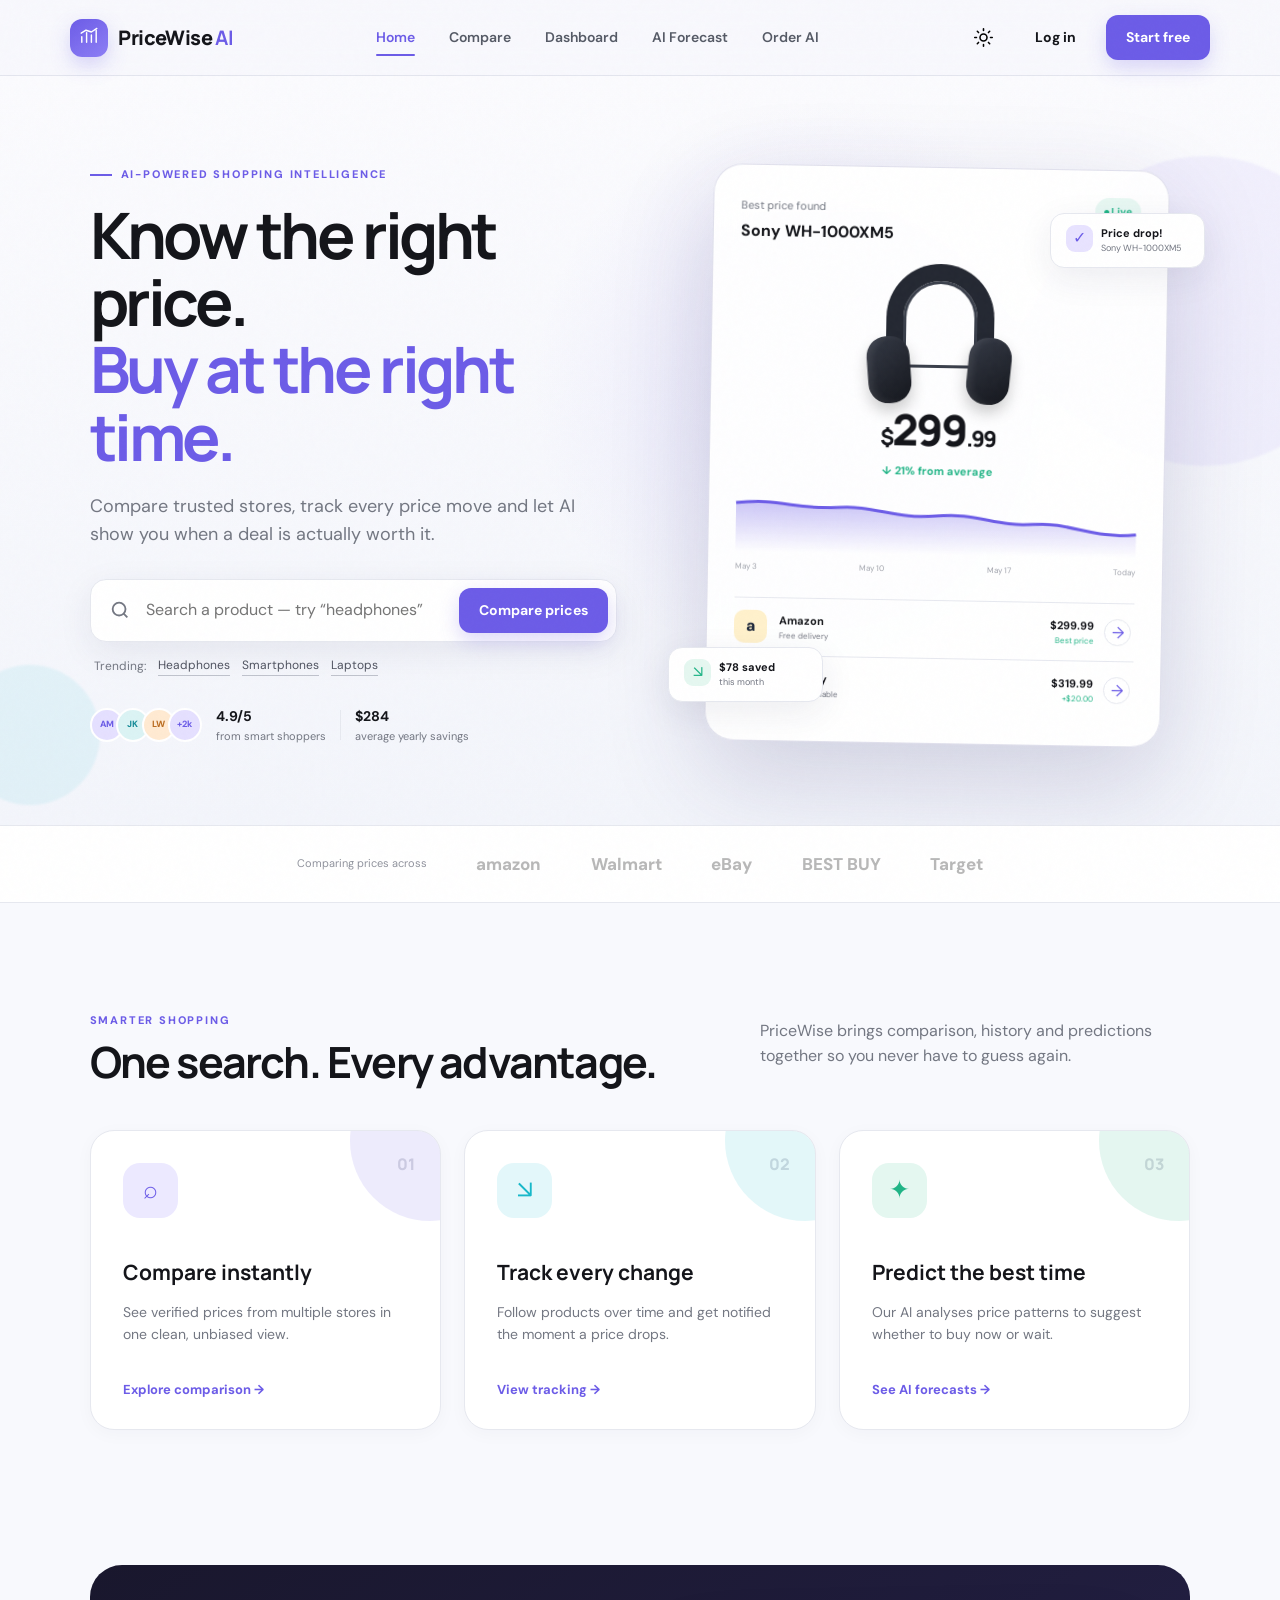
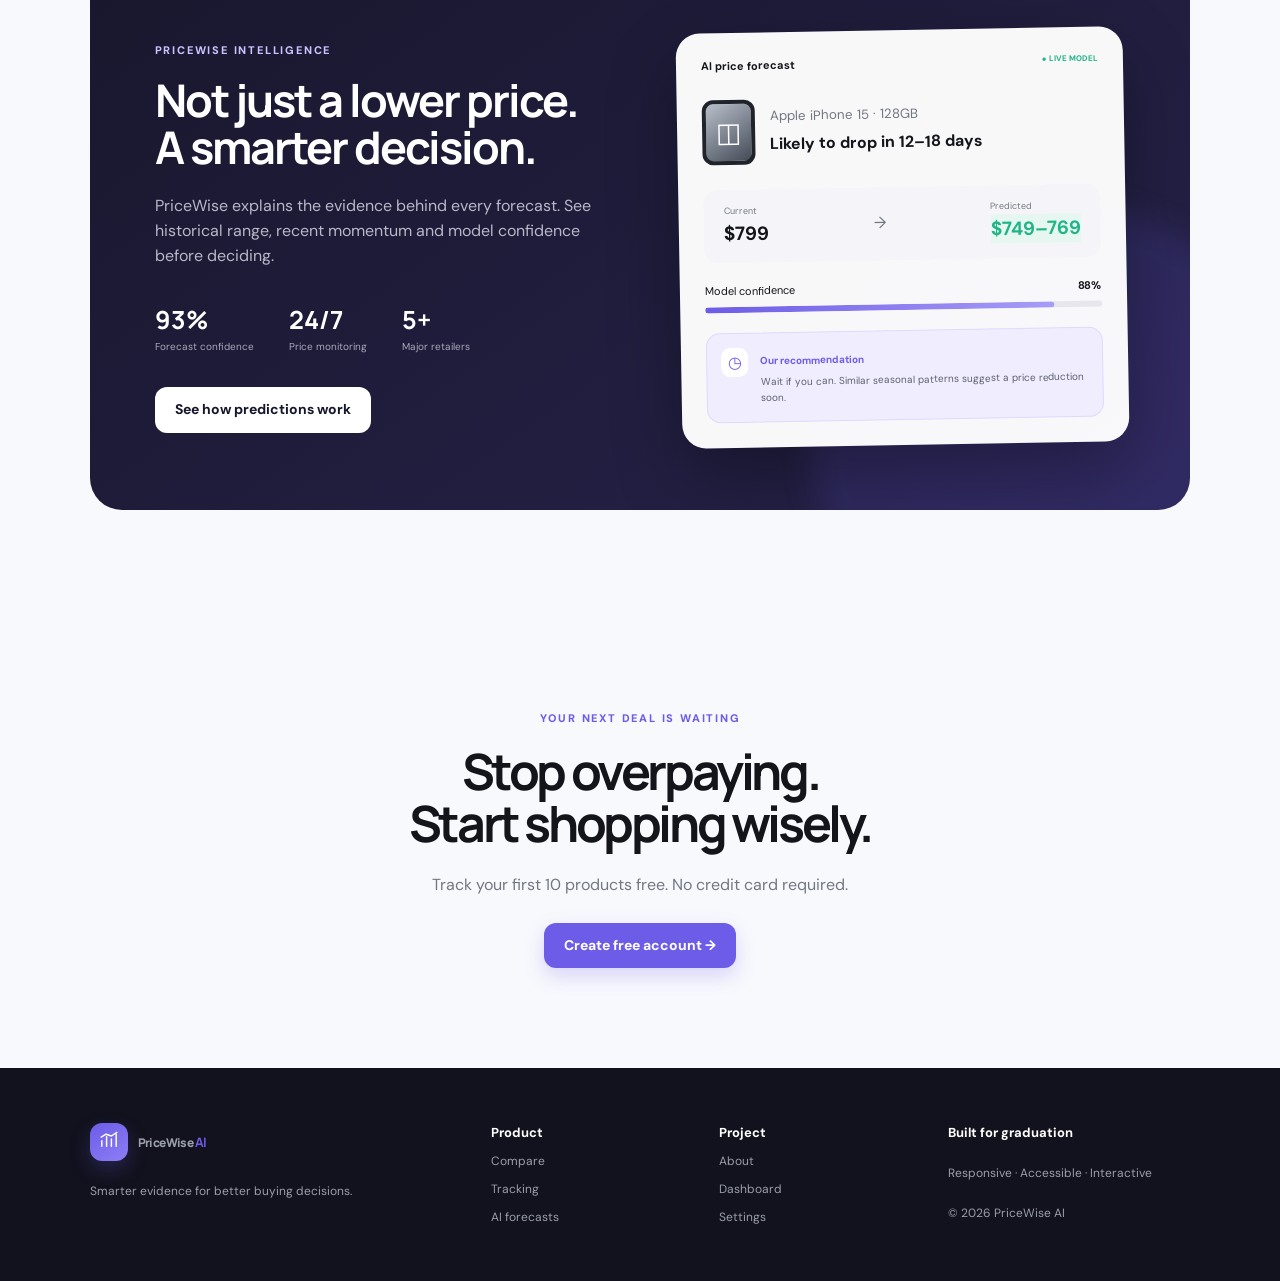
<file: index.html>
<!doctype html>
<html lang="en">
<head>
  <meta charset="UTF-8">
  <meta name="viewport" content="width=device-width, initial-scale=1.0">
  <meta name="description" content="PriceWise AI compares online product prices, tracks changes and predicts price trends.">
  <title>PriceWise AI — Smarter price decisions</title>
  <link rel="preconnect" href="https://fonts.googleapis.com">
  <link rel="preconnect" href="https://fonts.gstatic.com" crossorigin>
  <link href="https://fonts.googleapis.com/css2?family=DM+Sans:wght@400;500;600;700&family=Manrope:wght@500;600;700;800&display=swap" rel="stylesheet">
  <link rel="stylesheet" href="styles.css">
</head>
<body>
  <div class="noise"></div>
  <div id="toastRegion" class="toast-region" aria-live="polite"></div>

  <header class="topbar">
    <a class="brand" href="#home" aria-label="PriceWise AI home">
      <span class="brand-mark" aria-hidden="true">
        <svg viewBox="0 0 40 40"><path d="M8 27V18m8 9V11m8 16V15m8 12V7"/><path d="m7 12 8-5 9 3 9-6"/></svg>
      </span>
      <span>PriceWise <b>AI</b></span>
    </a>
    <nav class="main-nav" aria-label="Primary navigation">
      <a href="#home" data-nav="home">Home</a>
      <a href="#compare" data-nav="compare">Compare</a>
      <a href="#dashboard" data-nav="dashboard">Dashboard</a>
      <a href="#predictions" data-nav="predictions">AI Forecast</a>
      <a href="#order-ai" data-nav="order-ai">Order AI</a>
    </nav>
    <div class="top-actions">
      <button class="icon-button" id="themeToggle" aria-label="Toggle dark mode">
        <svg class="sun-icon" viewBox="0 0 24 24"><circle cx="12" cy="12" r="4"/><path d="M12 2v2m0 16v2M4.93 4.93l1.42 1.42m11.3 11.3 1.42 1.42M2 12h2m16 0h2M4.93 19.07l1.42-1.42m11.3-11.3 1.42-1.42"/></svg>
      </button>
      <button class="button ghost-button login-trigger">Log in</button>
      <button class="button primary-button signup-trigger">Start free</button>
      <button class="mobile-menu-button" id="mobileMenuButton" aria-label="Open menu">
        <span></span><span></span><span></span>
      </button>
    </div>
  </header>

  <main id="app">
    <section class="page active" id="homePage" data-page="home">
      <div class="hero">
        <div class="hero-orb orb-one"></div>
        <div class="hero-orb orb-two"></div>
        <div class="hero-copy">
          <div class="eyebrow"><span></span> AI-powered shopping intelligence</div>
          <h1>Know the right price.<br><em>Buy at the right time.</em></h1>
          <p class="hero-subtitle">Compare trusted stores, track every price move and let AI show you when a deal is actually worth it.</p>
          <form class="hero-search" id="heroSearch">
            <svg viewBox="0 0 24 24"><circle cx="11" cy="11" r="7"/><path d="m20 20-4-4"/></svg>
            <input id="heroSearchInput" type="search" placeholder="Search a product — try “headphones”" aria-label="Search for a product">
            <button class="button primary-button" type="submit">Compare prices</button>
          </form>
          <div class="search-suggestions">
            <span>Trending:</span>
            <button data-search="headphones">Headphones</button>
            <button data-search="smartphone">Smartphones</button>
            <button data-search="laptop">Laptops</button>
          </div>
          <div class="hero-trust">
            <div class="avatar-stack"><span>AM</span><span>JK</span><span>LW</span><span>+2k</span></div>
            <div><strong>4.9/5</strong><small>from smart shoppers</small></div>
            <div class="divider"></div>
            <div><strong>$284</strong><small>average yearly savings</small></div>
          </div>
        </div>

        <div class="hero-visual" aria-label="Price comparison preview">
          <div class="floating-pill pill-saved"><span>↘</span><b>$78 saved</b><small>this month</small></div>
          <div class="floating-pill pill-alert"><span>✓</span><b>Price drop!</b><small>Sony WH-1000XM5</small></div>
          <div class="product-stage">
            <div class="stage-top">
              <div><small>Best price found</small><h3>Sony WH-1000XM5</h3></div>
              <span class="live-badge"><i></i> Live</span>
            </div>
            <div class="headphone-art" aria-hidden="true">
              <div class="headband"></div><div class="cup cup-left"></div><div class="cup cup-right"></div>
            </div>
            <div class="price-main"><span>$</span>299<small>.99</small></div>
            <div class="price-change">↓ 21% from average</div>
            <div class="mini-chart">
              <svg viewBox="0 0 440 105" preserveAspectRatio="none">
                <defs><linearGradient id="areaGradient" x1="0" y1="0" x2="0" y2="1"><stop offset="0" stop-color="#6c5ce7" stop-opacity=".35"/><stop offset="1" stop-color="#6c5ce7" stop-opacity="0"/></linearGradient></defs>
                <path class="chart-area" d="M0 26 C45 17, 68 36, 110 31 S176 49, 220 42 S286 58, 327 53 S392 75, 440 67 L440 105 L0 105Z"/>
                <path class="chart-line" d="M0 26 C45 17, 68 36, 110 31 S176 49, 220 42 S286 58, 327 53 S392 75, 440 67"/>
              </svg>
              <div class="chart-labels"><span>May 3</span><span>May 10</span><span>May 17</span><span>Today</span></div>
            </div>
            <div class="store-row">
              <div class="store-icon amazon">a</div><div><b>Amazon</b><small>Free delivery</small></div>
              <div class="store-price"><b>$299.99</b><small>Best price</small></div>
              <button class="round-arrow" data-product="sony">→</button>
            </div>
            <div class="store-row muted-row">
              <div class="store-icon bestbuy">B</div><div><b>Best Buy</b><small>Pickup available</small></div>
              <div class="store-price"><b>$319.99</b><small>+$20.00</small></div>
              <button class="round-arrow" data-product="sony">→</button>
            </div>
          </div>
        </div>
      </div>

      <section class="trusted-strip">
        <span>Comparing prices across</span>
        <div class="retailer-logo">amazon</div><div class="retailer-logo">Walmart</div><div class="retailer-logo">eBay</div><div class="retailer-logo">BEST BUY</div><div class="retailer-logo">Target</div>
      </section>

      <section class="section how-section">
        <div class="section-heading">
          <div><span class="eyebrow">SMARTER SHOPPING</span><h2>One search. Every advantage.</h2></div>
          <p>PriceWise brings comparison, history and predictions together so you never have to guess again.</p>
        </div>
        <div class="feature-grid">
          <article class="feature-card feature-purple">
            <span class="feature-number">01</span><div class="feature-icon">⌕</div>
            <h3>Compare instantly</h3><p>See verified prices from multiple stores in one clean, unbiased view.</p>
            <a href="#compare">Explore comparison <span>→</span></a>
          </article>
          <article class="feature-card feature-cyan">
            <span class="feature-number">02</span><div class="feature-icon">↘</div>
            <h3>Track every change</h3><p>Follow products over time and get notified the moment a price drops.</p>
            <a href="#dashboard">View tracking <span>→</span></a>
          </article>
          <article class="feature-card feature-green">
            <span class="feature-number">03</span><div class="feature-icon">✦</div>
            <h3>Predict the best time</h3><p>Our AI analyses price patterns to suggest whether to buy now or wait.</p>
            <a href="#predictions">See AI forecasts <span>→</span></a>
          </article>
        </div>
      </section>

      <section class="section insight-section">
        <div class="insight-panel">
          <div class="insight-content">
            <span class="eyebrow light">PRICEWISE INTELLIGENCE</span>
            <h2>Not just a lower price.<br>A smarter decision.</h2>
            <p>PriceWise explains the evidence behind every forecast. See historical range, recent momentum and model confidence before deciding.</p>
            <div class="metric-row">
              <div><strong>93%</strong><span>Forecast confidence</span></div>
              <div><strong>24/7</strong><span>Price monitoring</span></div>
              <div><strong>5+</strong><span>Major retailers</span></div>
            </div>
            <a class="button light-button" href="#predictions">See how predictions work</a>
          </div>
          <div class="prediction-widget">
            <div class="prediction-head"><span>AI price forecast</span><b>● LIVE MODEL</b></div>
            <div class="forecast-product"><div class="phone-art">◫</div><div><small>Apple iPhone 15 · 128GB</small><h4>Likely to drop in 12–18 days</h4></div></div>
            <div class="forecast-range">
              <div><small>Current</small><b>$799</b></div><div class="range-arrow">→</div><div><small>Predicted</small><b class="green">$749–769</b></div>
            </div>
            <div class="confidence"><div><span>Model confidence</span><b>88%</b></div><div class="confidence-bar"><i style="width:88%"></i></div></div>
            <div class="recommendation"><span class="recommend-icon">◷</span><div><b>Our recommendation</b><p>Wait if you can. Similar seasonal patterns suggest a price reduction soon.</p></div></div>
          </div>
        </div>
      </section>

      <section class="section cta-section">
        <span class="eyebrow">YOUR NEXT DEAL IS WAITING</span>
        <h2>Stop overpaying.<br>Start shopping wisely.</h2>
        <p>Track your first 10 products free. No credit card required.</p>
        <button class="button primary-button signup-trigger">Create free account →</button>
      </section>
    </section>

    <section class="page app-page" id="comparePage" data-page="compare">
      <div class="app-shell">
        <aside class="sidebar">
          <div class="sidebar-label">WORKSPACE</div>
          <a href="#dashboard"><span>⌂</span> Overview</a>
          <a class="active" href="#compare"><span>⌕</span> Compare products</a>
          <a href="#tracking"><span>◎</span> Price tracking <b id="trackingBadge">3</b></a>
          <a href="#predictions"><span>✦</span> AI predictions</a>
          <a href="#alerts"><span>♢</span> Alerts <b>2</b></a>
          <div class="sidebar-label">ACCOUNT</div>
          <a href="#settings"><span>⚙</span> Settings</a>
          <div class="upgrade-card"><span>✦</span><b>Unlock unlimited tracking</b><p>Go Pro for deeper forecasts and reports.</p><button class="button small-button">View plans</button></div>
        </aside>
        <div class="workspace">
          <div class="workspace-head">
            <div><span class="page-kicker">PRODUCT DISCOVERY</span><h1>Compare prices</h1><p>Find the strongest offer across verified retailers.</p></div>
            <div class="profile-chip"><span>AM</span><div><b>Alex Morgan</b><small>Free plan</small></div></div>
          </div>
          <div class="compare-search">
            <svg viewBox="0 0 24 24"><circle cx="11" cy="11" r="7"/><path d="m20 20-4-4"/></svg>
            <input id="productSearch" type="search" placeholder="Search products, brands or categories…">
            <select id="categoryFilter" aria-label="Product category">
  <option value="all">All Categories</option>
  <option value="appliances">Appliances</option>
  <option value="cameras">Cameras</option>
  <option value="gaming">Gaming</option>
  <option value="smarttv">Smart TVs</option>
  <option value="tablets">Tablets</option>
  <option value="phones">Phones</option>
  <option value="laptops">Laptops</option>
</select>
          </div>
          <div class="result-toolbar"><span id="resultCount">4 products found</span><select id="sortProducts"><option value="recommended">Recommended</option><option value="price-low">Lowest price</option><option value="discount">Biggest discount</option></select></div>
          <div class="product-grid" id="productGrid"></div>
        </div>
      </div>
    </section>

    <section class="page app-page" id="dashboardPage" data-page="dashboard">
      <div class="app-shell">
        <aside class="sidebar">
          <div class="sidebar-label">WORKSPACE</div>
          <a class="active" href="#dashboard"><span>⌂</span> Overview</a>
          <a href="#compare"><span>⌕</span> Compare products</a>
          <a href="#tracking"><span>◎</span> Price tracking <b>3</b></a>
          <a href="#predictions"><span>✦</span> AI predictions</a>
          <a href="#alerts"><span>♢</span> Alerts <b>2</b></a>
          <div class="sidebar-label">ACCOUNT</div>
          <a href="#settings"><span>⚙</span> Settings</a>
          <div class="upgrade-card"><span>✦</span><b>Unlock unlimited tracking</b><p>Go Pro for deeper forecasts and reports.</p><button class="button small-button">View plans</button></div>
        </aside>
        <div class="workspace">
          <div class="workspace-head">
            <div><span class="page-kicker">SATURDAY, JUNE 20</span><h1>Good morning, Alex.</h1><p>Here is what changed across your tracked products.</p></div>
            <button class="button primary-button" onclick="location.hash='compare'">+ Track a product</button>
          </div>
          <div class="stats-grid">
            <article><span class="stat-icon purple">◎</span><div><small>Products tracked</small><strong id="trackedCount">3</strong><em>of 10 free</em></div></article>
            <article><span class="stat-icon green">↘</span><div><small>Price drops</small><strong>2</strong><em class="positive">This week</em></div></article>
            <article><span class="stat-icon cyan">$</span><div><small>Potential savings</small><strong>$126</strong><em>Across watchlist</em></div></article>
            <article><span class="stat-icon amber">✦</span><div><small>AI opportunities</small><strong>3</strong><em>Worth reviewing</em></div></article>
          </div>
          <div class="dashboard-grid">
            <section class="panel span-two">
              <div class="panel-head"><div><h3>Portfolio price movement</h3><p>Combined tracked-product index</p></div><select><option>Last 30 days</option><option>Last 90 days</option></select></div>
              <div class="large-chart"><svg id="portfolioChart" viewBox="0 0 800 260" preserveAspectRatio="none"></svg><div class="chart-y-labels"><span>$1,500</span><span>$1,400</span><span>$1,300</span><span>$1,200</span></div></div>
            </section>
            <section class="panel">
              <div class="panel-head"><div><h3>AI opportunity</h3><p>Best action today</p></div><span class="ai-chip">✦ AI</span></div>
              <div class="opportunity-product"><div class="mini-phone">◫</div><div><b>iPhone 15 · 128GB</b><small>Current: $799</small></div></div>
              <div class="opportunity-copy"><span class="wait-chip">WAIT 12–18 DAYS</span><h4>Potentially save $30–50</h4><p>Seasonal data suggests a likely reduction with 88% model confidence.</p></div>
              <a href="#predictions">View full forecast →</a>
            </section>
            <section class="panel span-two">
              <div class="panel-head"><div><h3>Tracked products</h3><p>Latest prices and movement</p></div><a href="#tracking">View all →</a></div>
              <div id="dashboardTrackedList" class="tracked-list"></div>
            </section>
            <section class="panel">
              <div class="panel-head"><div><h3>Recent alerts</h3><p>Last 7 days</p></div></div>
              <div class="alert-list">
                <div><span class="alert-dot green-bg">↘</span><p><b>Sony XM5 dropped 8%</b><small>Amazon · 2 hours ago</small></p></div>
                <div><span class="alert-dot purple-bg">✓</span><p><b>Target price reached</b><small>Apple Watch S9 · Yesterday</small></p></div>
                <div><span class="alert-dot amber-bg">✦</span><p><b>New forecast available</b><small>iPhone 15 · 2 days ago</small></p></div>
              </div>
            </section>
          </div>
        </div>
      </div>
    </section>

    <section class="page app-page" id="predictionsPage" data-page="predictions">
      <div class="app-shell">
        <aside class="sidebar">
          <div class="sidebar-label">WORKSPACE</div>
          <a href="#dashboard"><span>⌂</span> Overview</a><a href="#compare"><span>⌕</span> Compare products</a><a href="#tracking"><span>◎</span> Price tracking <b>3</b></a><a class="active" href="#predictions"><span>✦</span> AI predictions</a><a href="#alerts"><span>♢</span> Alerts <b>2</b></a>
          <div class="sidebar-label">ACCOUNT</div><a href="#settings"><span>⚙</span> Settings</a>
        </aside>
        <div class="workspace">
          <div class="workspace-head"><div><span class="page-kicker">PRICEWISE INTELLIGENCE</span><h1>AI price forecasts</h1><p>Evidence-led predictions for the products you care about.</p></div><span class="model-status"><i></i> Model healthy · v2.4</span></div>
          <div class="forecast-layout">
            <section class="panel forecast-main">
              <div class="forecast-selector"><label for="forecastProduct">Forecast product</label><select id="forecastProduct"></select></div>
              <div id="forecastHero"></div>
              <div class="forecast-chart-wrap"><div class="forecast-legend"><span><i class="actual"></i>Historical price</span><span><i class="predicted"></i>AI forecast</span><span><i class="range"></i>Expected range</span></div><svg id="forecastChart" viewBox="0 0 900 330" preserveAspectRatio="none"></svg></div>
            </section>
            <aside class="forecast-sidebar">
              <section class="panel"><div class="panel-head"><div><h3>Why this forecast?</h3><p>Signals influencing the model</p></div><span class="ai-chip">✦ AI</span></div><div id="signalList" class="signal-list"></div></section>
              <section class="panel model-card"><h3>Model transparency</h3><div><span>Algorithm</span><b>Gradient Boosting</b></div><div><span>Forecast horizon</span><b>14 days</b></div><div><span>Historical MAE</span><b>$12.40</b></div><div><span>Last trained</span><b>June 18, 2026</b></div><p>Forecasts are decision support, not guarantees. Live prices can change at any time.</p></section>
            </aside>
          </div>
        </div>
      </div>
    </section>

    <section class="page app-page" id="orderAiPage" data-page="order-ai">
      <div class="order-ai-hero">
        <div class="order-ai-intro">
          <span class="model-live"><i></i> SUPPLIED MODEL · LIVE</span>
          <h1>Predict an order's<br><em>true expected value.</em></h1>
          <p>Your 100-tree Random Forest analyses pricing, discount, tax, customer value and fulfilment signals to estimate the final order value and its high-value probability.</p>
          <div class="model-proof">
            <div><strong>100</strong><span>Decision trees</span></div>
            <div><strong>40</strong><span>Engineered features</span></div>
            <div><strong>90%</strong><span>Prediction interval</span></div>
          </div>
        </div>
        <div class="model-orbit" aria-hidden="true">
          <div class="orbit-ring ring-a"></div><div class="orbit-ring ring-b"></div>
          <div class="model-core"><span>✦</span><b>RF</b><small>MODEL</small></div>
          <span class="orbit-node node-a">Tax</span><span class="orbit-node node-b">Price</span><span class="orbit-node node-c">CLV</span><span class="orbit-node node-d">Margin</span>
        </div>
      </div>
      <div class="order-ai-workspace">
        <section class="order-form-card">
          <div class="order-card-head"><div><span>ORDER SIGNALS</span><h2>Build a prediction</h2><p>Enter the commercial details. The service engineers the remaining model fields automatically.</p></div><button type="button" id="loadPremiumExample">Load premium example</button></div>
          <form id="orderPredictionForm">
            <div class="form-section"><h3><span>01</span> Basket economics</h3><div class="model-form-grid">
              <label>Unit price ($)<input name="unit_price" type="number" min="1" max="5000" step=".01" value="149.99" required></label>
              <label>Quantity<input name="quantity" type="number" min="1" max="9" value="2" required></label>
              <label>Discount (%)<input name="discount_percent" type="number" min="0" max="40" step=".5" value="10"></label>
              <label>Shipping cost ($)<input name="shipping_cost" type="number" min="0" max="50" step=".01" value="9.99"></label>
              <label>Tax rate (%)<input name="tax_percent" type="number" min="0" max="30" step=".1" value="8"></label>
              <label>Profit margin (%)<input name="profit_margin_percent" type="number" min="3" max="55" step=".1" value="24"></label>
            </div></div>
            <div class="form-section"><h3><span>02</span> Customer context</h3><div class="model-form-grid">
              <label>Customer age<input name="customer_age" type="number" min="18" max="75" value="34"></label>
              <label>Lifetime value ($)<input name="customer_lifetime_value" type="number" min="20" max="50000" step="10" value="2500"></label>
              <label>Customer segment<select name="segment"><option>Consumer</option><option>Corporate</option><option>Small Business</option><option>Premium</option></select></label>
              <label>Membership<select name="membership"><option>Silver</option><option>Bronze</option><option>Gold</option><option>Platinum</option></select></label>
              <label>Country<select name="country"><option>Kenya</option><option>United States</option><option>United Kingdom</option><option>Canada</option><option>Germany</option><option>India</option></select></label>
              <label>Device<select name="device_type"><option>Mobile</option><option>Desktop</option><option>Tablet</option></select></label>
            </div></div>
            <div class="form-section"><h3><span>03</span> Order & fulfilment</h3><div class="model-form-grid">
              <label>Product category<select name="category"><option>Electronics</option><option>Fashion</option><option>Home</option><option>Beauty</option><option>Sports</option><option>Books</option><option>Other</option></select></label>
              <label>Payment method<select name="payment_method"><option>Credit Card</option><option>Debit Card</option><option>Mobile Money</option><option>PayPal</option><option>Bank Transfer</option><option>Cash</option></select></label>
              <label>Shipping method<select name="shipping_method"><option>Standard</option><option>Express</option><option>Overnight</option></select></label>
              <label>Delivery days<input name="delivery_days" type="number" min="1" max="12" value="4"></label>
              <label>Review rating<input name="review_rating" type="number" min="1" max="5" step=".1" value="4.2"></label>
              <label>Order date<input name="order_date" type="date" value="2025-06-20"></label>
            </div><div class="model-checks"><label><input name="coupon_used" type="checkbox"> Coupon applied</label><label><input name="holiday_season" type="checkbox"> Holiday season</label></div></div>
            <button class="predict-button" type="submit"><span>✦</span><b>Run Random Forest prediction</b><small>Powered by your supplied .pkl model</small></button>
          </form>
        </section>
        <aside class="prediction-result-card" id="orderPredictionResult">
          <div class="result-placeholder"><span>✦</span><h3>Your model is ready</h3><p>Complete the order signals and run a prediction to reveal expected value, uncertainty and the model's key drivers.</p></div>
        </aside>
      </div>
      <section class="model-explain-section">
        <div><span class="page-kicker">MODEL TRANSPARENCY</span><h2>What is driving the prediction?</h2><p>The supplied model is a Random Forest regressor trained on 40 encoded e-commerce features. These are its strongest learned signals.</p></div>
        <div class="importance-bars">
          <div><label><b>Tax amount</b><span>75.65%</span></label><i><em style="width:75.65%"></em></i></div>
          <div><label><b>High-value indicator</b><span>9.48%</span></label><i><em style="width:9.48%"></em></i></div>
          <div><label><b>Profit amount</b><span>5.07%</span></label><i><em style="width:5.07%"></em></i></div>
          <div><label><b>Customer lifetime value</b><span>3.25%</span></label><i><em style="width:3.25%"></em></i></div>
          <div><label><b>Unit price</b><span>1.84%</span></label><i><em style="width:1.84%"></em></i></div>
        </div>
      </section>
    </section>

    <section class="page app-page simple-page" id="trackingPage" data-page="tracking">
      <div class="app-shell"><aside class="sidebar"><div class="sidebar-label">WORKSPACE</div><a href="#dashboard"><span>⌂</span> Overview</a><a href="#compare"><span>⌕</span> Compare products</a><a class="active" href="#tracking"><span>◎</span> Price tracking <b>3</b></a><a href="#predictions"><span>✦</span> AI predictions</a><a href="#alerts"><span>♢</span> Alerts <b>2</b></a></aside><div class="workspace"><div class="workspace-head"><div><span class="page-kicker">WATCHLIST</span><h1>Price tracking</h1><p>Products PriceWise is monitoring for you around the clock.</p></div><button class="button primary-button" onclick="location.hash='compare'">+ Add product</button></div><div id="fullTrackedList" class="tracking-cards"></div></div></div>
    </section>

    <section class="page app-page simple-page" id="alertsPage" data-page="alerts">
      <div class="app-shell"><aside class="sidebar"><div class="sidebar-label">WORKSPACE</div><a href="#dashboard"><span>⌂</span> Overview</a><a href="#compare"><span>⌕</span> Compare products</a><a href="#tracking"><span>◎</span> Price tracking <b>3</b></a><a href="#predictions"><span>✦</span> AI predictions</a><a class="active" href="#alerts"><span>♢</span> Alerts <b>2</b></a></aside><div class="workspace"><div class="workspace-head"><div><span class="page-kicker">NOTIFICATIONS</span><h1>Price alerts</h1><p>Control when and how PriceWise contacts you.</p></div><button class="button primary-button" id="createAlertButton">+ Create alert</button></div><div class="alert-management"><section class="panel"><h3>Active alerts</h3><div id="activeAlerts"></div></section><section class="panel notification-settings"><h3>Delivery settings</h3><label><span><b>Email alerts</b><small>alex@example.com</small></span><input type="checkbox" checked></label><label><span><b>Browser notifications</b><small>Instant updates on this device</small></span><input type="checkbox" checked></label><label><span><b>Weekly summary</b><small>Every Monday morning</small></span><input type="checkbox"></label></section></div></div></div>
    </section>

    <section class="page app-page simple-page" id="settingsPage" data-page="settings">
      <div class="app-shell"><aside class="sidebar"><div class="sidebar-label">WORKSPACE</div><a href="#dashboard"><span>⌂</span> Overview</a><a href="#compare"><span>⌕</span> Compare products</a><a href="#tracking"><span>◎</span> Price tracking</a><a href="#predictions"><span>✦</span> AI predictions</a><div class="sidebar-label">ACCOUNT</div><a class="active" href="#settings"><span>⚙</span> Settings</a></aside><div class="workspace"><div class="workspace-head"><div><span class="page-kicker">ACCOUNT</span><h1>Settings</h1><p>Manage your profile, preferences and data.</p></div></div><div class="settings-grid"><section class="panel"><h3>Profile</h3><label>Full name<input type="text" value="Alex Morgan"></label><label>Email address<input type="email" value="alex@example.com"></label><label>Preferred currency<select><option>USD — US Dollar</option><option>KES — Kenyan Shilling</option><option>EUR — Euro</option></select></label><button class="button primary-button save-settings">Save changes</button></section><section class="panel"><h3>Shopping preferences</h3><label>Default category<select><option>All categories</option><option>Electronics</option><option>Home & kitchen</option></select></label><label>Forecast style<select><option>Balanced</option><option>Conservative</option><option>Opportunity focused</option></select></label><label class="switch-line"><span><b>Include shipping cost</b><small>Use available delivery estimates</small></span><input type="checkbox" checked></label><label class="switch-line"><span><b>Dark mode</b><small>Reduce glare in low light</small></span><input id="settingsDarkMode" type="checkbox"></label></section></div></div></div>
    </section>
  </main>

  <footer class="site-footer">
    <div><a class="brand" href="#home"><span class="brand-mark"><svg viewBox="0 0 40 40"><path d="M8 27V18m8 9V11m8 16V15m8 12V7"/><path d="m7 12 8-5 9 3 9-6"/></svg></span><span>PriceWise <b>AI</b></span></a><p>Smarter evidence for better buying decisions.</p></div>
    <div><b>Product</b><a href="#compare">Compare</a><a href="#tracking">Tracking</a><a href="#predictions">AI forecasts</a></div>
    <div><b>Project</b><a href="#home">About</a><a href="#dashboard">Dashboard</a><a href="#settings">Settings</a></div>
    <div><b>Built for graduation</b><p>Responsive · Accessible · Interactive</p><small>© 2026 PriceWise AI</small></div>
  </footer>

  <dialog id="authDialog" class="modal">
    <button class="modal-close" aria-label="Close">×</button>
    <div class="modal-brand"><span class="brand-mark"><svg viewBox="0 0 40 40"><path d="M8 27V18m8 9V11m8 16V15m8 12V7"/><path d="m7 12 8-5 9 3 9-6"/></svg></span></div>
    <h2 id="authTitle">Welcome back</h2><p id="authSubtitle">Log in to view your tracked products and alerts.</p>
    <form id="authForm">
      <label class="name-field">Full name<input type="text" placeholder="Alex Morgan"></label>
      <label>Email address<input type="email" required placeholder="you@example.com"></label>
      <label>Password<input type="password" required minlength="6" placeholder="At least 6 characters"></label>
      <div class="form-row"><label class="check-label"><input type="checkbox"> Remember me</label><a href="#">Forgot password?</a></div>
      <button class="button primary-button full-button" type="submit">Log in</button>
    </form>
    <p class="modal-switch">New to PriceWise? <button id="authSwitch">Create an account</button></p>
  </dialog>

  <dialog id="productDialog" class="modal product-modal">
    <button class="modal-close" aria-label="Close">×</button>
    <div id="productDialogContent"></div>
  </dialog>

  <dialog id="alertDialog" class="modal">
    <button class="modal-close" aria-label="Close">×</button>
    <h2>Create price alert</h2><p>Tell PriceWise when this product becomes a deal for you.</p>
    <form id="alertForm">
      <label>Product<select id="alertProduct"></select></label>
      <label>Alert type<select id="alertType"><option value="target">Target price</option><option value="drop">Percentage drop</option></select></label>
      <label>Target value<input id="alertTarget" type="number" min="1" required value="275"></label>
      <button class="button primary-button full-button" type="submit">Create alert</button>
    </form>
  </dialog>

  <script src="app.js"></script>
</body>
</html>
</file>
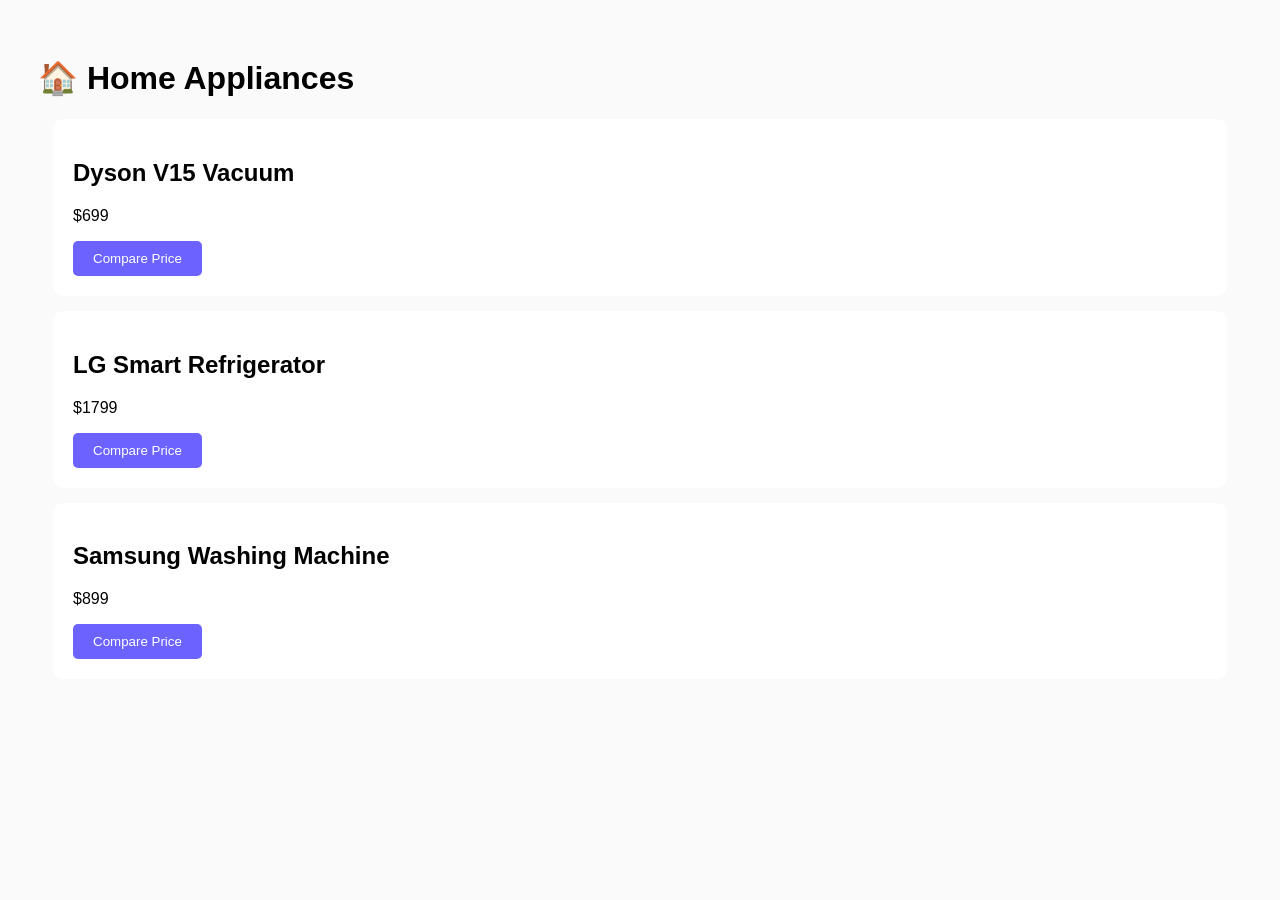
<file: appliances.html>
<!DOCTYPE html>
<html>
<head>
<title>Home Appliances</title>
<style>
body{font-family:Arial;background:#fafafa;padding:30px;}
.card{background:white;padding:20px;margin:15px;border-radius:10px;}
button{background:#6C63FF;color:white;padding:10px 20px;border:none;border-radius:5px;}
</style>
</head>
<body>

<h1>🏠 Home Appliances</h1>

<div class="card">
<h2>Dyson V15 Vacuum</h2>
<p>$699</p>
<button>Compare Price</button>
</div>

<div class="card">
<h2>LG Smart Refrigerator</h2>
<p>$1799</p>
<button>Compare Price</button>
</div>

<div class="card">
<h2>Samsung Washing Machine</h2>
<p>$899</p>
<button>Compare Price</button>
</div>

</body>
</html>
</file>
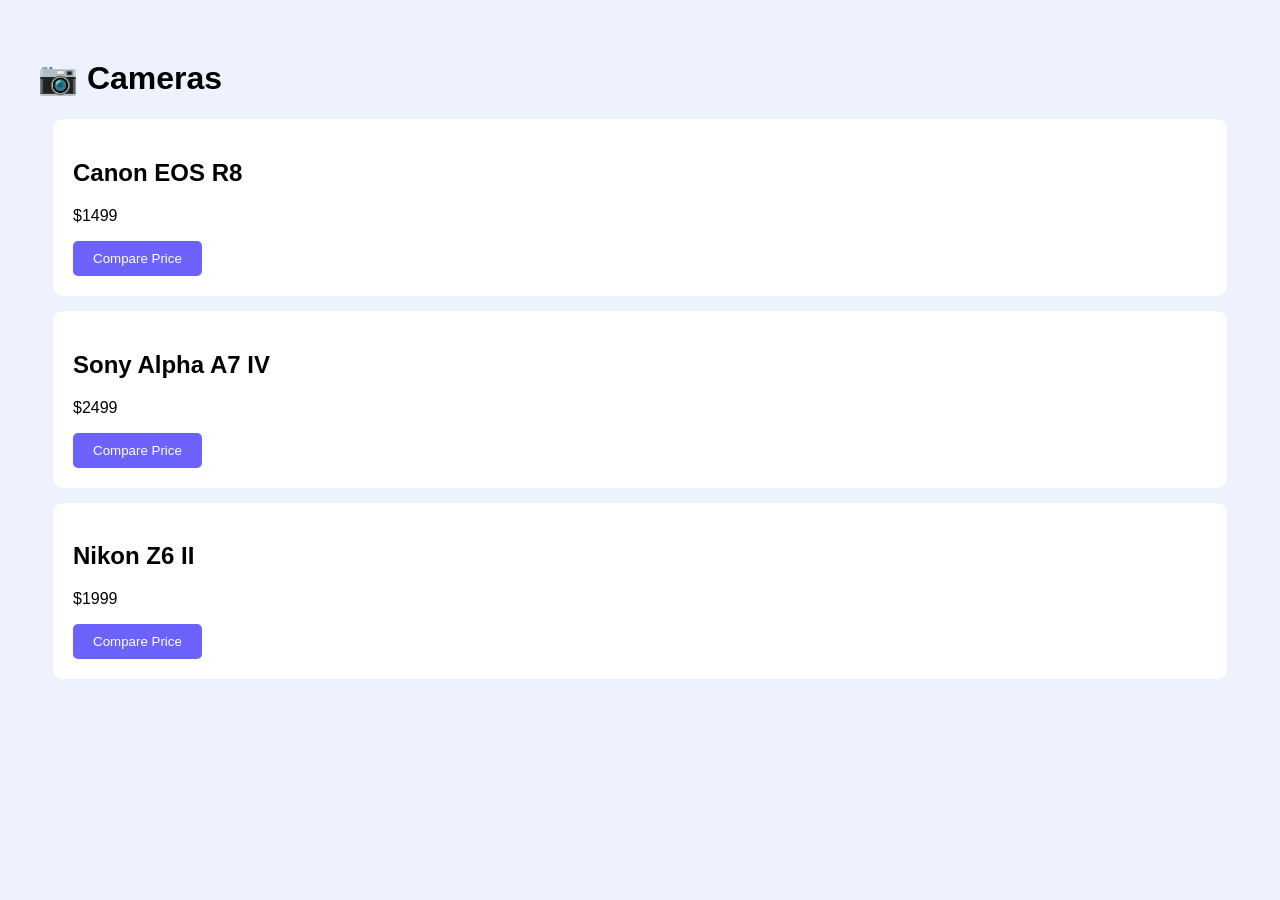
<file: cameras.html>
<!DOCTYPE html>
<html>
<head>
<title>Cameras</title>
<style>
body{font-family:Arial;background:#eef2ff;padding:30px;}
.card{background:white;padding:20px;margin:15px;border-radius:10px;}
button{background:#6C63FF;color:white;padding:10px 20px;border:none;border-radius:5px;}
</style>
</head>
<body>

<h1>📷 Cameras</h1>

<div class="card">
<h2>Canon EOS R8</h2>
<p>$1499</p>
<button>Compare Price</button>
</div>

<div class="card">
<h2>Sony Alpha A7 IV</h2>
<p>$2499</p>
<button>Compare Price</button>
</div>

<div class="card">
<h2>Nikon Z6 II</h2>
<p>$1999</p>
<button>Compare Price</button>
</div>

</body>
</html>
</file>
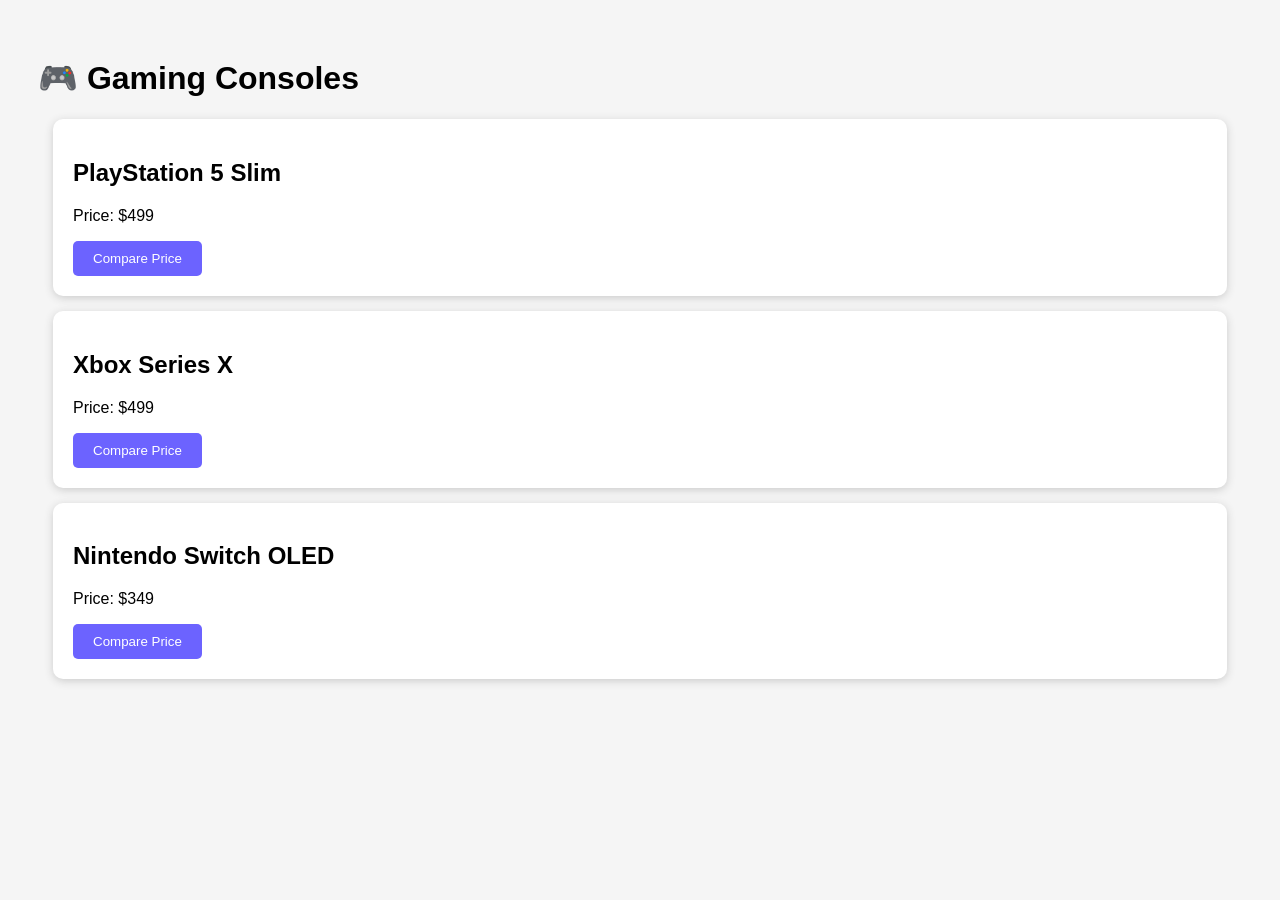
<file: gaming.html>
<!DOCTYPE html>
<html>
<head>
<title>Gaming Consoles</title>
<style>
body{font-family:Arial;background:#f5f5f5;padding:30px;}
.card{background:white;padding:20px;margin:15px;border-radius:10px;box-shadow:0 2px 8px #ccc;}
button{background:#6C63FF;color:white;padding:10px 20px;border:none;border-radius:5px;cursor:pointer;}
</style>
</head>
<body>

<h1>🎮 Gaming Consoles</h1>

<div class="card">
<h2>PlayStation 5 Slim</h2>
<p>Price: $499</p>
<button>Compare Price</button>
</div>

<div class="card">
<h2>Xbox Series X</h2>
<p>Price: $499</p>
<button>Compare Price</button>
</div>

<div class="card">
<h2>Nintendo Switch OLED</h2>
<p>Price: $349</p>
<button>Compare Price</button>
</div>

</body>
</html>
</file>
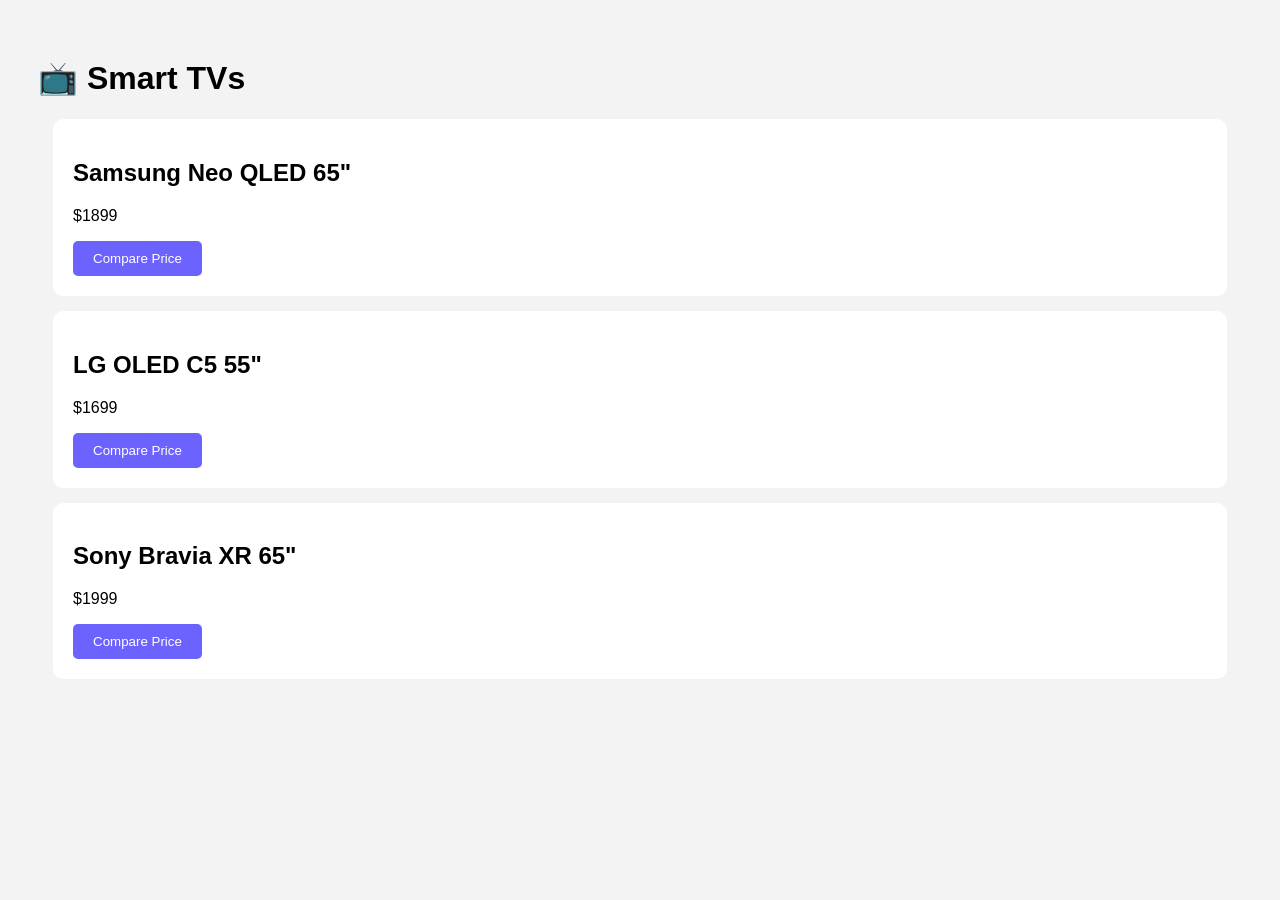
<file: smarttv.html>
<!DOCTYPE html>
<html>
<head>
<title>Smart TVs</title>
<style>
body{font-family:Arial;background:#f3f3f3;padding:30px;}
.card{background:white;padding:20px;margin:15px;border-radius:10px;}
button{background:#6C63FF;color:white;padding:10px 20px;border:none;border-radius:5px;}
</style>
</head>
<body>

<h1>📺 Smart TVs</h1>

<div class="card">
<h2>Samsung Neo QLED 65"</h2>
<p>$1899</p>
<button>Compare Price</button>
</div>

<div class="card">
<h2>LG OLED C5 55"</h2>
<p>$1699</p>
<button>Compare Price</button>
</div>

<div class="card">
<h2>Sony Bravia XR 65"</h2>
<p>$1999</p>
<button>Compare Price</button>
</div>

</body>
</html>
</file>
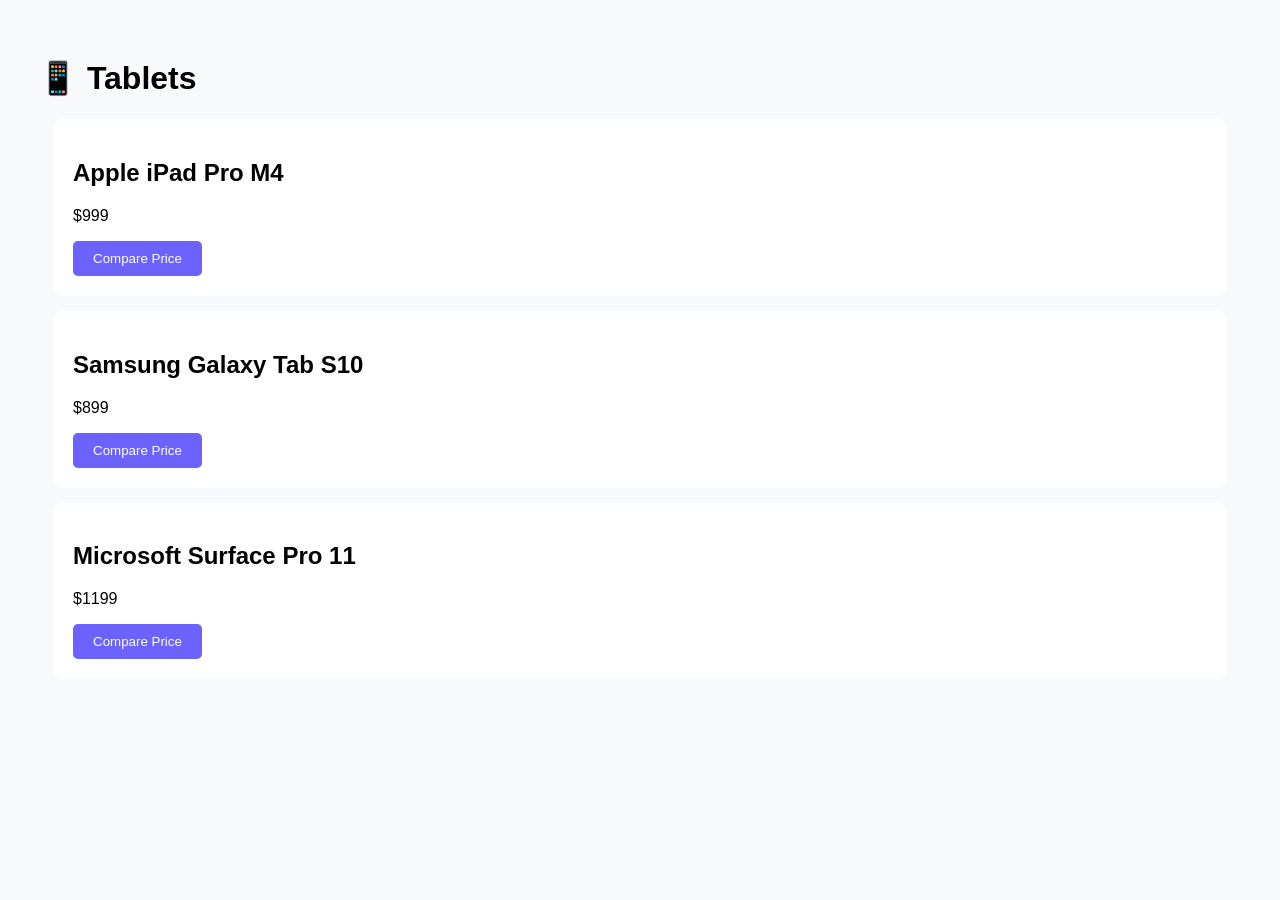
<file: tablets.html>
<!DOCTYPE html>
<html>
<head>
<title>Tablets</title>
<style>
body{font-family:Arial;background:#f8f9fa;padding:30px;}
.card{background:white;padding:20px;margin:15px;border-radius:10px;}
button{background:#6C63FF;color:white;padding:10px 20px;border:none;border-radius:5px;}
</style>
</head>
<body>

<h1>📱 Tablets</h1>

<div class="card">
<h2>Apple iPad Pro M4</h2>
<p>$999</p>
<button>Compare Price</button>
</div>

<div class="card">
<h2>Samsung Galaxy Tab S10</h2>
<p>$899</p>
<button>Compare Price</button>
</div>

<div class="card">
<h2>Microsoft Surface Pro 11</h2>
<p>$1199</p>
<button>Compare Price</button>
</div>

</body>
</html>
</file>
<file: styles.css>
:root{
  --bg:#f8f9fd;--surface:#fff;--surface-2:#f1f3f9;--text:#14151a;--muted:#737782;--line:#e6e8ef;
  --primary:#6c5ce7;--primary-dark:#5647d7;--cyan:#18b8c9;--green:#20b486;--amber:#e7a63a;--red:#e65b68;
  --navy:#15152b;--shadow:0 22px 70px rgba(28,25,73,.11);--soft-shadow:0 10px 35px rgba(37,37,76,.08);
  --radius:24px;--header:76px
}
*{box-sizing:border-box}html{scroll-behavior:smooth}body{margin:0;background:var(--bg);color:var(--text);font-family:"DM Sans",sans-serif;line-height:1.55}
button,input,select{font:inherit}button,a{transition:.22s ease}button{cursor:pointer}.noise{position:fixed;inset:0;pointer-events:none;opacity:.035;z-index:100;background-image:url("data:image/svg+xml,%3Csvg viewBox='0 0 180 180' xmlns='http://www.w3.org/2000/svg'%3E%3Cfilter id='n'%3E%3CfeTurbulence type='fractalNoise' baseFrequency='.9' numOctaves='3' stitchTiles='stitch'/%3E%3C/filter%3E%3Crect width='100%25' height='100%25' filter='url(%23n)' opacity='.55'/%3E%3C/svg%3E")}
a{text-decoration:none;color:inherit}.topbar{height:var(--header);position:sticky;top:0;z-index:50;display:flex;align-items:center;justify-content:space-between;padding:0 5.5%;background:rgba(248,249,253,.86);backdrop-filter:blur(18px);border-bottom:1px solid rgba(224,226,237,.85)}
.brand{display:flex;align-items:center;gap:10px;font-family:Manrope,sans-serif;font-size:20px;font-weight:800;letter-spacing:-.6px}.brand b{color:var(--primary)}.brand-mark{display:grid;place-items:center;width:38px;height:38px;border-radius:12px;background:linear-gradient(145deg,var(--primary),#8d7ef5);box-shadow:0 8px 20px rgba(108,92,231,.25)}.brand-mark svg{width:24px;fill:none;stroke:#fff;stroke-width:2.4;stroke-linecap:round;stroke-linejoin:round}
.main-nav{display:flex;gap:34px}.main-nav a{font-size:14px;color:#555a66;font-weight:600;position:relative;padding:27px 0}.main-nav a:hover,.main-nav a.active{color:var(--primary)}.main-nav a.active:after{content:"";height:2px;border-radius:2px;background:var(--primary);position:absolute;left:0;right:0;bottom:19px}.top-actions{display:flex;gap:10px;align-items:center}
.button{border:0;border-radius:12px;padding:12px 20px;font-weight:700;font-size:14px;display:inline-flex;align-items:center;justify-content:center;gap:8px}.primary-button{background:var(--primary);color:white;box-shadow:0 8px 20px rgba(108,92,231,.23)}.primary-button:hover{background:var(--primary-dark);transform:translateY(-1px)}.ghost-button{background:transparent;color:var(--text)}.ghost-button:hover{background:var(--surface-2)}.light-button{background:white;color:var(--navy)}.small-button{padding:9px 13px;background:white;color:var(--primary);font-size:12px}.full-button{width:100%}.icon-button{width:42px;height:42px;border:0;border-radius:12px;background:transparent;display:grid;place-items:center}.icon-button:hover{background:var(--surface-2)}.icon-button svg{width:21px;fill:none;stroke:currentColor;stroke-width:1.8;stroke-linecap:round}.mobile-menu-button{display:none;background:none;border:0;padding:8px}.mobile-menu-button span{display:block;width:23px;height:2px;background:var(--text);margin:5px}
.page{display:none;min-height:70vh}.page.active{display:block}.hero{position:relative;overflow:hidden;min-height:720px;padding:90px 7% 80px;display:grid;grid-template-columns:1.02fr .98fr;gap:6%;align-items:center;background:radial-gradient(circle at 64% 42%,rgba(108,92,231,.12),transparent 31%),linear-gradient(180deg,#fbfbfe 0%,#f3f5fb 100%)}.hero-copy,.hero-visual{position:relative;z-index:2}.hero-orb{position:absolute;border-radius:50%;filter:blur(1px)}.orb-one{width:310px;height:310px;background:rgba(126,107,239,.07);right:-80px;top:80px}.orb-two{width:140px;height:140px;background:rgba(24,184,201,.08);left:-40px;bottom:20px}
.eyebrow{display:flex;align-items:center;gap:9px;color:var(--primary);font-size:11px;font-weight:800;letter-spacing:1.8px;text-transform:uppercase}.eyebrow>span{width:22px;height:2px;background:var(--primary)}.eyebrow.light{color:#c9c3ff}.hero h1,.section h2,.cta-section h2{font-family:Manrope,sans-serif;font-size:clamp(46px,5vw,74px);line-height:1.05;letter-spacing:-3.4px;margin:18px 0 23px}.hero h1 em{font-style:normal;color:var(--primary)}.hero-subtitle{font-size:18px;color:var(--muted);max-width:580px;margin-bottom:30px}
.hero-search{max-width:635px;display:grid;grid-template-columns:23px 1fr auto;align-items:center;gap:12px;padding:8px 8px 8px 18px;background:var(--surface);border:1px solid var(--line);border-radius:16px;box-shadow:var(--soft-shadow)}.hero-search svg,.compare-search svg{width:22px;fill:none;stroke:var(--muted);stroke-width:2}.hero-search input,.compare-search input{border:0;outline:0;background:transparent;color:var(--text);min-width:0}.search-suggestions{display:flex;gap:12px;align-items:center;margin:14px 4px;color:var(--muted);font-size:12px}.search-suggestions button{border:0;background:none;color:#4f5360;padding:0;border-bottom:1px solid #bfc2cc}.hero-trust{display:flex;align-items:center;gap:14px;margin-top:30px}.avatar-stack{display:flex}.avatar-stack span{width:34px;height:34px;border-radius:50%;display:grid;place-items:center;margin-left:-8px;border:2px solid white;background:#e5e0ff;color:var(--primary);font-size:9px;font-weight:800}.avatar-stack span:first-child{margin-left:0}.avatar-stack span:nth-child(2){background:#dbf3f4;color:#168c99}.avatar-stack span:nth-child(3){background:#ffead2;color:#ba6c21}.hero-trust>div:not(.avatar-stack):not(.divider){display:flex;flex-direction:column}.hero-trust strong{font-size:14px}.hero-trust small{font-size:11px;color:var(--muted)}.divider{height:30px;width:1px;background:var(--line)}
.hero-visual{min-height:540px;display:flex;align-items:center;justify-content:center}.product-stage{width:min(470px,90%);background:rgba(255,255,255,.92);border:1px solid rgba(221,221,234,.9);border-radius:29px;padding:27px;box-shadow:0 35px 100px rgba(46,38,104,.18);backdrop-filter:blur(20px);transform:rotate(1deg)}.stage-top{display:flex;justify-content:space-between}.stage-top small{color:var(--muted);font-size:11px}.stage-top h3{margin:2px 0;font-size:16px}.live-badge{font-size:10px;font-weight:700;color:var(--green);padding:6px 9px;border-radius:20px;background:#e8f8f3;height:max-content}.live-badge i{display:inline-block;width:5px;height:5px;background:var(--green);border-radius:50%}.headphone-art{height:138px;position:relative;width:175px;margin:5px auto}.headband{position:absolute;left:34px;top:10px;width:108px;height:104px;border:17px solid #242832;border-bottom:0;border-radius:70px 70px 0 0;box-shadow:inset 0 0 0 3px #3a3f4b}.cup{position:absolute;top:83px;width:43px;height:67px;background:linear-gradient(145deg,#343945,#14161c);border-radius:20px;box-shadow:inset 5px 0 7px rgba(255,255,255,.08),0 8px 15px rgba(0,0,0,.2)}.cup-left{left:16px;transform:rotate(-5deg)}.cup-right{right:16px;transform:rotate(5deg)}.price-main{text-align:center;font-family:Manrope;font-size:43px;font-weight:800;letter-spacing:-2px}.price-main span,.price-main small{font-size:22px}.price-change{text-align:center;color:var(--green);font-weight:700;font-size:11px}.mini-chart{height:90px;margin:10px 0 20px}.mini-chart svg{width:100%;height:65px;overflow:visible}.chart-area{fill:url(#areaGradient)}.chart-line{fill:none;stroke:var(--primary);stroke-width:3;vector-effect:non-scaling-stroke}.chart-labels{display:flex;justify-content:space-between;color:#a1a4ad;font-size:8px}.store-row{display:grid;grid-template-columns:35px 1fr auto 30px;align-items:center;gap:10px;border-top:1px solid var(--line);padding:12px 0}.store-icon{width:33px;height:33px;border-radius:10px;display:grid;place-items:center;font-weight:800}.amazon{background:#fff1cc;color:#1e293b}.bestbuy{background:#e9eeff;color:#1745a1}.store-row>div:nth-child(2),.store-price{display:flex;flex-direction:column}.store-row b{font-size:11px}.store-row small{font-size:8px;color:var(--muted)}.store-price{text-align:right}.store-price small{color:var(--green)}.round-arrow{border:1px solid var(--line);background:white;width:27px;height:27px;border-radius:50%;color:var(--primary)}.floating-pill{position:absolute;z-index:4;background:white;border:1px solid var(--line);box-shadow:var(--soft-shadow);border-radius:14px;padding:11px 15px;display:grid;grid-template-columns:28px 1fr;column-gap:7px;min-width:155px}.floating-pill span{grid-row:1/3;width:27px;height:27px;display:grid;place-items:center;border-radius:9px}.floating-pill b{font-size:11px}.floating-pill small{font-size:9px;color:var(--muted)}.pill-saved{bottom:42px;left:-15px}.pill-saved span{background:#e5f7f0;color:var(--green)}.pill-alert{right:-15px;top:46px}.pill-alert span{background:#e8e3ff;color:var(--primary)}
.trusted-strip{padding:25px 7%;display:flex;align-items:center;justify-content:center;gap:4.5%;background:white;border-block:1px solid var(--line);color:#90939d}.trusted-strip>span{font-size:11px}.retailer-logo{font-weight:800;font-size:17px;filter:grayscale(1);opacity:.65}.section{padding:100px 7%}.section-heading{display:flex;justify-content:space-between;align-items:end;margin-bottom:45px}.section-heading h2{font-size:43px;letter-spacing:-1.8px;margin:10px 0 0}.section-heading>p{max-width:430px;color:var(--muted)}.feature-grid{display:grid;grid-template-columns:repeat(3,1fr);gap:23px}.feature-card{position:relative;min-height:300px;border-radius:var(--radius);padding:32px;background:var(--surface);border:1px solid var(--line);overflow:hidden;box-shadow:0 4px 18px rgba(28,28,58,.03)}.feature-card:after{content:"";position:absolute;width:160px;height:160px;border-radius:50%;right:-70px;top:-70px;opacity:.12}.feature-purple:after{background:var(--primary)}.feature-cyan:after{background:var(--cyan)}.feature-green:after{background:var(--green)}.feature-number{position:absolute;right:25px;top:21px;font-family:Manrope;font-weight:800;color:#d8d9e0}.feature-icon{width:55px;height:55px;border-radius:17px;display:grid;place-items:center;font-size:25px;margin-bottom:38px}.feature-purple .feature-icon{background:#ece9ff;color:var(--primary)}.feature-cyan .feature-icon{background:#e3f7fa;color:var(--cyan)}.feature-green .feature-icon{background:#e4f7f0;color:var(--green)}.feature-card h3{font-family:Manrope;font-size:21px;margin:0 0 8px}.feature-card p{color:var(--muted);font-size:14px}.feature-card a{position:absolute;bottom:28px;color:var(--primary);font-size:13px;font-weight:700}.feature-card:hover{transform:translateY(-5px);box-shadow:var(--soft-shadow)}
.insight-section{padding-top:35px}.insight-panel{background:linear-gradient(145deg,#19172d,#26224b);color:white;border-radius:32px;min-height:520px;padding:65px;display:grid;grid-template-columns:1fr 1fr;gap:8%;align-items:center;overflow:hidden;position:relative}.insight-panel:before{content:"";position:absolute;width:480px;height:480px;border-radius:50%;background:rgba(108,92,231,.16);filter:blur(15px);right:-100px;bottom:-170px}.insight-content{position:relative;z-index:1}.insight-content h2{font-size:45px;letter-spacing:-2px}.insight-content>p{color:#b9b7c8}.metric-row{display:flex;gap:35px;margin:32px 0}.metric-row div{display:flex;flex-direction:column}.metric-row strong{font-family:Manrope;font-size:25px}.metric-row span{font-size:10px;color:#aaa8b9}.prediction-widget{position:relative;z-index:1;background:rgba(255,255,255,.97);color:var(--text);border-radius:24px;padding:25px;box-shadow:0 30px 70px rgba(0,0,0,.3);transform:rotate(-1deg)}.prediction-head{display:flex;justify-content:space-between;font-size:11px;font-weight:700}.prediction-head b{color:var(--green);font-size:8px}.forecast-product{display:flex;gap:15px;align-items:center;margin:25px 0}.phone-art,.mini-phone{width:53px;height:65px;border-radius:11px;background:linear-gradient(145deg,#b9c0ca,#434b58);color:white;display:grid;place-items:center;font-size:27px;border:4px solid #20242a}.forecast-product small{color:var(--muted)}.forecast-product h4{margin:4px 0}.forecast-range{display:flex;align-items:center;justify-content:space-between;background:#f5f5f9;border-radius:14px;padding:15px 20px}.forecast-range div:not(.range-arrow){display:flex;flex-direction:column}.forecast-range small{font-size:9px;color:var(--muted)}.forecast-range b{font-size:19px}.green{color:var(--green)}.range-arrow{color:var(--muted)}.confidence{margin:20px 0}.confidence>div:first-child{display:flex;justify-content:space-between;font-size:11px}.confidence-bar{height:6px;background:#e7e6ec;border-radius:8px;margin-top:7px;overflow:hidden}.confidence-bar i{display:block;height:100%;background:linear-gradient(90deg,var(--primary),#a89cf8);border-radius:8px}.recommendation{display:flex;gap:12px;padding:14px;background:#f0edff;border:1px solid #ded9ff;border-radius:14px}.recommend-icon{width:29px;height:29px;border-radius:9px;background:white;color:var(--primary);display:grid;place-items:center}.recommendation b{font-size:10px;color:var(--primary)}.recommendation p{font-size:10px;color:#5e6070;margin:2px 0}.cta-section{text-align:center}.cta-section .eyebrow{justify-content:center}.cta-section h2{font-size:50px}.cta-section p{color:var(--muted);margin-bottom:25px}
.site-footer{background:#11121d;color:white;padding:55px 7%;display:grid;grid-template-columns:2fr 1fr 1fr 1.4fr;gap:55px}.site-footer>div{display:flex;flex-direction:column;align-items:flex-start;gap:9px}.site-footer p,.site-footer a,.site-footer small{font-size:12px;color:#9b9eaa}.site-footer b{font-size:13px}.app-page+.site-footer{display:none}
.app-shell{display:grid;grid-template-columns:238px 1fr;min-height:calc(100vh - var(--header))}.sidebar{background:#181928;color:white;padding:28px 18px;position:sticky;top:var(--header);height:calc(100vh - var(--header));display:flex;flex-direction:column}.sidebar-label{font-size:9px;letter-spacing:1.5px;color:#707386;margin:16px 12px 8px}.sidebar>a{padding:11px 12px;border-radius:10px;color:#aeb0bd;font-size:13px;margin:2px 0;display:flex;align-items:center;gap:10px}.sidebar>a span{width:18px;text-align:center}.sidebar>a b{margin-left:auto;background:#2c2e42;border-radius:20px;min-width:20px;padding:2px 6px;font-size:9px;text-align:center}.sidebar>a:hover,.sidebar>a.active{background:#292a40;color:white}.sidebar>a.active span{color:#9b8eff}.upgrade-card{margin-top:auto;background:linear-gradient(145deg,#302a5c,#22233b);border:1px solid #3b3d5c;border-radius:16px;padding:17px;display:flex;flex-direction:column;align-items:flex-start}.upgrade-card>span{color:#b5aaff}.upgrade-card b{font-size:12px;margin-top:6px}.upgrade-card p{font-size:10px;color:#979aaa}.workspace{padding:38px 4%;min-width:0}.workspace-head{display:flex;justify-content:space-between;align-items:center;margin-bottom:28px}.page-kicker{font-size:9px;color:var(--primary);font-weight:800;letter-spacing:1.5px}.workspace-head h1{font-family:Manrope;font-size:32px;letter-spacing:-1px;margin:3px 0}.workspace-head p{color:var(--muted);font-size:13px;margin:0}.profile-chip{display:flex;gap:10px;align-items:center}.profile-chip>span{width:39px;height:39px;border-radius:13px;background:#ded9ff;color:var(--primary);display:grid;place-items:center;font-weight:800;font-size:11px}.profile-chip div{display:flex;flex-direction:column}.profile-chip b{font-size:12px}.profile-chip small{font-size:9px;color:var(--muted)}
.compare-search{display:grid;grid-template-columns:22px 1fr auto;align-items:center;gap:12px;background:var(--surface);border:1px solid var(--line);padding:10px 13px;border-radius:14px}.compare-search select,.result-toolbar select,.panel select,.forecast-selector select{border:1px solid var(--line);background:var(--surface-2);color:var(--text);padding:8px 11px;border-radius:9px;outline:none;font-size:12px}.result-toolbar{display:flex;justify-content:space-between;align-items:center;margin:24px 0 14px;color:var(--muted);font-size:12px}.product-grid{display:grid;grid-template-columns:repeat(2,minmax(0,1fr));gap:18px}.product-card{background:var(--surface);border:1px solid var(--line);border-radius:18px;padding:20px;display:grid;grid-template-columns:130px 1fr;gap:20px;position:relative;box-shadow:0 3px 14px rgba(32,32,63,.03)}.product-card:hover{box-shadow:var(--soft-shadow);transform:translateY(-2px)}.product-visual{background:var(--surface-2);border-radius:14px;display:grid;place-items:center;min-height:158px;font-size:64px}.product-tags{display:flex;gap:6px;margin-bottom:8px}.product-tags span{font-size:8px;padding:3px 7px;border-radius:20px;background:#eeebff;color:var(--primary);font-weight:700}.product-card h3{font-family:Manrope;font-size:15px;margin:0}.rating{color:#f0a12b;font-size:10px;margin:4px 0}.rating small{color:var(--muted)}.card-price-row{display:flex;justify-content:space-between;align-items:end;margin-top:14px}.card-price-row small{display:block;color:var(--muted);font-size:9px}.card-price-row strong{font-family:Manrope;font-size:22px}.discount{font-size:9px;color:var(--green);background:#e5f7f0;border-radius:12px;padding:4px 7px;font-weight:700}.product-card-actions{display:flex;gap:8px;margin-top:13px}.product-card-actions button{flex:1;padding:9px;border-radius:9px;border:1px solid var(--line);font-size:10px;font-weight:700;background:var(--surface);color:var(--text)}.product-card-actions button.primary{background:var(--primary);color:white;border-color:var(--primary)}.product-card-actions button.tracked{background:#e5f7f0;color:var(--green);border-color:#c8eee0}
.stats-grid{display:grid;grid-template-columns:repeat(4,1fr);gap:15px;margin-bottom:18px}.stats-grid article{background:var(--surface);border:1px solid var(--line);border-radius:16px;padding:17px;display:flex;gap:13px;align-items:center}.stat-icon{width:40px;height:40px;border-radius:12px;display:grid;place-items:center;font-weight:800}.purple{background:#ebe7ff;color:var(--primary)}.green{background:#e5f7f0;color:var(--green)}.cyan{background:#e3f8fa;color:var(--cyan)}.amber{background:#fff2da;color:var(--amber)}.stats-grid article>div{display:flex;flex-direction:column}.stats-grid small{font-size:9px;color:var(--muted)}.stats-grid strong{font:700 24px Manrope}.stats-grid em{font-size:9px;color:var(--muted);font-style:normal}.stats-grid em.positive{color:var(--green)}.dashboard-grid{display:grid;grid-template-columns:1fr 1fr .8fr;gap:17px}.panel{background:var(--surface);border:1px solid var(--line);border-radius:18px;padding:20px}.span-two{grid-column:span 2}.panel-head{display:flex;justify-content:space-between;align-items:flex-start;margin-bottom:17px}.panel h3{font:700 15px Manrope;margin:0}.panel-head p{font-size:9px;color:var(--muted);margin:2px 0}.panel-head a,.panel>a{font-size:10px;color:var(--primary);font-weight:700}.large-chart{height:245px;position:relative;padding-left:40px}.large-chart svg{height:100%;width:100%;overflow:visible}.chart-y-labels{position:absolute;left:0;top:0;bottom:5px;display:flex;flex-direction:column;justify-content:space-between;font-size:8px;color:var(--muted)}.ai-chip{font-size:8px;color:var(--primary);background:#eeeaff;padding:5px 7px;border-radius:8px;font-weight:800}.opportunity-product{display:flex;gap:11px;align-items:center}.opportunity-product .mini-phone{width:42px;height:50px;font-size:18px}.opportunity-product div:last-child{display:flex;flex-direction:column}.opportunity-product b{font-size:11px}.opportunity-product small{font-size:9px;color:var(--muted)}.opportunity-copy{background:#f3f0ff;border-radius:13px;padding:13px;margin:14px 0}.wait-chip{font-size:7px;color:var(--primary);font-weight:800}.opportunity-copy h4{font-size:12px;margin:5px 0}.opportunity-copy p{font-size:9px;color:var(--muted);margin:0}.tracked-list>div{display:grid;grid-template-columns:38px 1fr auto auto;gap:12px;align-items:center;padding:11px 0;border-bottom:1px solid var(--line)}.tracked-list>div:last-child{border:0}.tracked-icon{width:38px;height:38px;border-radius:10px;background:var(--surface-2);display:grid;place-items:center;font-size:20px}.tracked-info{display:flex;flex-direction:column}.tracked-info b{font-size:10px}.tracked-info small{font-size:8px;color:var(--muted)}.tracked-price{text-align:right}.tracked-price b{display:block;font-size:11px}.tracked-price small{font-size:8px;color:var(--green)}.mini-spark{width:65px;height:28px}.alert-list>div{display:flex;gap:10px;padding:10px 0;border-bottom:1px solid var(--line)}.alert-dot{width:30px;height:30px;border-radius:9px;display:grid;place-items:center}.green-bg{background:#e5f7f0;color:var(--green)}.purple-bg{background:#eeebff;color:var(--primary)}.amber-bg{background:#fff2da;color:var(--amber)}.alert-list p{margin:0;display:flex;flex-direction:column}.alert-list b{font-size:9px}.alert-list small{font-size:8px;color:var(--muted)}
.model-status{font-size:10px;background:var(--surface);border:1px solid var(--line);padding:8px 11px;border-radius:20px}.model-status i{display:inline-block;width:6px;height:6px;border-radius:50%;background:var(--green);margin-right:5px}.forecast-layout{display:grid;grid-template-columns:minmax(0,1fr) 320px;gap:18px}.forecast-selector{display:flex;justify-content:space-between;align-items:center;margin-bottom:20px}.forecast-selector label{font-size:10px;font-weight:700}.forecast-summary{display:grid;grid-template-columns:1.3fr repeat(3,1fr);gap:13px;padding:18px;border-radius:16px;background:linear-gradient(135deg,#1e1d35,#2d2855);color:white}.forecast-summary .summary-product{display:flex;gap:12px;align-items:center}.summary-product .visual{font-size:35px}.summary-product small{color:#aaa8bd}.summary-product h3{font-size:13px}.summary-metric{border-left:1px solid rgba(255,255,255,.12);padding-left:16px;display:flex;flex-direction:column;justify-content:center}.summary-metric small{font-size:8px;color:#a6a3b8}.summary-metric strong{font:700 18px Manrope}.summary-metric .positive{color:#72ddb8}.forecast-decision{display:flex;align-items:center;gap:11px;margin:17px 0 2px;background:#f1eeff;border:1px solid #e1dcff;border-radius:14px;padding:12px}.forecast-decision>span{width:35px;height:35px;border-radius:11px;background:white;display:grid;place-items:center;color:var(--primary)}.forecast-decision b{display:block;font-size:11px}.forecast-decision p{font-size:9px;color:var(--muted);margin:1px 0}.forecast-chart-wrap{margin-top:20px}.forecast-legend{display:flex;justify-content:flex-end;gap:15px;font-size:8px;color:var(--muted)}.forecast-legend i{display:inline-block;width:15px;height:3px;margin-right:4px;vertical-align:middle}.forecast-legend .actual{background:var(--primary)}.forecast-legend .predicted{border-top:2px dashed var(--cyan)}.forecast-legend .range{background:rgba(24,184,201,.15);height:8px}.forecast-chart-wrap svg{width:100%;height:330px;overflow:visible}.forecast-sidebar{display:flex;flex-direction:column;gap:18px}.signal-list>div{padding:12px 0;border-bottom:1px solid var(--line)}.signal-top{display:flex;justify-content:space-between;align-items:center}.signal-top b{font-size:10px}.signal-top span{font-size:8px;font-weight:700}.signal-bar{height:5px;background:var(--surface-2);border-radius:6px;margin-top:7px;overflow:hidden}.signal-bar i{display:block;height:100%;border-radius:6px}.signal-list p{font-size:8px;color:var(--muted);margin:4px 0}.model-card>div{display:flex;justify-content:space-between;padding:9px 0;border-bottom:1px solid var(--line);font-size:9px}.model-card span{color:var(--muted)}.model-card p{font-size:8px;color:var(--muted);background:var(--surface-2);padding:10px;border-radius:9px}
.tracking-cards{display:grid;grid-template-columns:repeat(3,1fr);gap:17px}.tracking-card{background:var(--surface);border:1px solid var(--line);border-radius:18px;padding:20px}.tracking-card-top{display:flex;justify-content:space-between}.tracking-card .visual{font-size:45px;width:72px;height:72px;background:var(--surface-2);border-radius:15px;display:grid;place-items:center}.tracking-card h3{font-size:13px;margin:15px 0 3px}.tracking-card p{font-size:9px;color:var(--muted);margin:0}.tracking-price{display:flex;justify-content:space-between;align-items:end;margin:15px 0}.tracking-price strong{font:700 23px Manrope}.tracking-price span{color:var(--green);font-size:9px}.tracking-actions{display:flex;gap:7px}.tracking-actions button{flex:1;border:1px solid var(--line);background:var(--surface-2);color:var(--text);padding:8px;border-radius:8px;font-size:9px}.tracking-actions button.remove{color:var(--red)}.alert-management,.settings-grid{display:grid;grid-template-columns:1.4fr 1fr;gap:18px}.alert-rule{display:grid;grid-template-columns:40px 1fr auto;gap:12px;align-items:center;padding:14px 0;border-bottom:1px solid var(--line)}.alert-rule-icon{width:40px;height:40px;border-radius:11px;background:var(--surface-2);display:grid;place-items:center;font-size:22px}.alert-rule div:nth-child(2){display:flex;flex-direction:column}.alert-rule b{font-size:11px}.alert-rule small{font-size:8px;color:var(--muted)}.alert-rule button{background:none;border:0;color:var(--red)}.notification-settings>label,.switch-line{display:flex;justify-content:space-between;align-items:center;padding:15px 0;border-bottom:1px solid var(--line)}.notification-settings label>span,.switch-line>span{display:flex;flex-direction:column}.notification-settings b,.switch-line b{font-size:11px}.notification-settings small,.switch-line small{font-size:8px;color:var(--muted)}input[type=checkbox]{accent-color:var(--primary);width:17px;height:17px}.settings-grid .panel>label:not(.switch-line),.modal label{display:flex;flex-direction:column;gap:6px;font-size:10px;font-weight:700;margin:14px 0}.settings-grid input,.settings-grid select,.modal input,.modal select{border:1px solid var(--line);background:var(--surface-2);color:var(--text);padding:11px 12px;border-radius:10px;outline:none}
.modal{border:0;border-radius:22px;width:min(440px,calc(100% - 30px));padding:33px;background:var(--surface);color:var(--text);box-shadow:0 35px 100px rgba(12,12,30,.35)}.modal::backdrop{background:rgba(13,14,28,.65);backdrop-filter:blur(5px)}.modal-close{position:absolute;right:17px;top:14px;border:0;background:var(--surface-2);color:var(--text);width:30px;height:30px;border-radius:50%;font-size:18px}.modal-brand{display:flex;justify-content:center}.modal h2{text-align:center;font:800 25px Manrope;margin:18px 0 3px}.modal>p{text-align:center;color:var(--muted);font-size:11px}.form-row{display:flex;justify-content:space-between;align-items:center;font-size:9px}.check-label{flex-direction:row!important;align-items:center;margin:0!important}.form-row a{color:var(--primary)}.modal-switch button{border:0;background:none;color:var(--primary);font-weight:700}.name-field{display:none!important}.modal.signup-mode .name-field{display:flex!important}.product-modal{width:min(600px,calc(100% - 30px))}.product-modal h2{text-align:left}.product-modal .dialog-product-top{display:grid;grid-template-columns:120px 1fr;gap:20px;align-items:center}.dialog-visual{height:120px;background:var(--surface-2);border-radius:16px;display:grid;place-items:center;font-size:60px}.dialog-offers{margin-top:20px}.dialog-offer{display:grid;grid-template-columns:1fr auto auto;gap:15px;align-items:center;border-top:1px solid var(--line);padding:13px 0}.dialog-offer b{font-size:11px}.dialog-offer small{display:block;font-size:8px;color:var(--muted)}.dialog-offer strong{font-size:14px}.dialog-offer a{background:var(--primary);color:#fff;border-radius:8px;padding:7px 10px;font-size:9px}.toast-region{position:fixed;right:20px;top:90px;z-index:200;display:flex;flex-direction:column;gap:9px}.toast{background:#1d1d2d;color:#fff;border-radius:12px;padding:12px 16px;box-shadow:var(--shadow);font-size:11px;animation:toastIn .3s ease}.toast b{color:#9df2d5}@keyframes toastIn{from{opacity:0;transform:translateY(-8px)}}
body.dark{--bg:#10111a;--surface:#181a26;--surface-2:#222432;--text:#f6f6fb;--muted:#a4a7b3;--line:#2a2d3b;--navy:#f6f6fb;--shadow:0 22px 70px rgba(0,0,0,.3);--soft-shadow:0 10px 35px rgba(0,0,0,.25)}body.dark .topbar{background:rgba(16,17,26,.88)}body.dark .hero{background:radial-gradient(circle at 64% 42%,rgba(108,92,231,.2),transparent 31%),linear-gradient(180deg,#11121c,#151724)}body.dark .product-stage{background:rgba(24,26,38,.95)}body.dark .round-arrow,body.dark .floating-pill{background:var(--surface);color:var(--text)}body.dark .trusted-strip{background:var(--surface)}body.dark .prediction-widget{background:var(--surface)}body.dark .forecast-range{background:var(--surface-2)}body.dark .recommendation{background:#2b2747;border-color:#423a70}body.dark .recommend-icon{background:#373151}body.dark .feature-card{box-shadow:none}
@media(max-width:1050px){.hero{grid-template-columns:1fr;padding-top:65px}.hero-copy{text-align:center}.hero-copy .eyebrow,.hero-trust{justify-content:center}.hero-subtitle,.hero-search{margin-left:auto;margin-right:auto}.hero-visual{margin-top:15px}.feature-grid{grid-template-columns:1fr 1fr}.feature-card:last-child{grid-column:1/-1}.insight-panel{grid-template-columns:1fr}.prediction-widget{max-width:590px}.app-shell{grid-template-columns:82px 1fr}.sidebar{padding:22px 11px}.sidebar-label,.sidebar>a:not(.active)~.upgrade-card,.upgrade-card{display:none}.sidebar>a{justify-content:center;font-size:0}.sidebar>a span{font-size:17px}.sidebar>a b{position:absolute;margin:0;transform:translate(13px,-12px);font-size:7px}.dashboard-grid{grid-template-columns:1fr 1fr}.dashboard-grid .panel:last-child{grid-column:span 2}.stats-grid{grid-template-columns:1fr 1fr}.forecast-layout{grid-template-columns:1fr}.forecast-sidebar{display:grid;grid-template-columns:1fr 1fr}.tracking-cards{grid-template-columns:1fr 1fr}}
@media(max-width:760px){.topbar{padding:0 18px}.main-nav{display:none;position:absolute;top:76px;left:0;right:0;background:var(--surface);padding:16px;flex-direction:column;gap:2px;border-bottom:1px solid var(--line)}.main-nav.open{display:flex}.main-nav a{padding:12px}.main-nav a.active:after{display:none}.top-actions .login-trigger,.top-actions .signup-trigger{display:none}.mobile-menu-button{display:block}.hero{padding:60px 20px}.hero h1{font-size:43px;letter-spacing:-2.2px}.hero-search{grid-template-columns:20px 1fr}.hero-search button{grid-column:1/-1;width:100%}.search-suggestions{flex-wrap:wrap;justify-content:center}.hero-visual{min-height:480px}.product-stage{padding:20px}.floating-pill{display:none}.trusted-strip{overflow-x:auto;justify-content:flex-start;padding-inline:20px}.trusted-strip>*{flex:none}.section{padding:70px 20px}.section-heading{display:block}.section-heading h2{font-size:35px}.feature-grid{grid-template-columns:1fr}.feature-card:last-child{grid-column:auto}.insight-panel{padding:35px 24px}.insight-content h2{font-size:35px}.metric-row{gap:17px}.prediction-widget{padding:18px}.site-footer{grid-template-columns:1fr 1fr;padding:45px 25px}.app-shell{display:block}.sidebar{position:fixed;bottom:0;top:auto;left:0;right:0;height:66px;z-index:45;display:flex;flex-direction:row;padding:7px;background:#181928;justify-content:space-around}.sidebar-label,.upgrade-card{display:none}.sidebar>a{margin:0;flex-direction:column;gap:0;padding:7px;flex:1}.sidebar>a span{font-size:17px}.sidebar>a.active{font-size:7px}.sidebar>a b{display:none}.workspace{padding:25px 17px 90px}.workspace-head{align-items:flex-start}.workspace-head .profile-chip{display:none}.workspace-head h1{font-size:27px}.product-grid{grid-template-columns:1fr}.product-card{grid-template-columns:100px 1fr;padding:15px}.product-visual{min-height:130px}.stats-grid{grid-template-columns:1fr 1fr}.dashboard-grid{display:block}.dashboard-grid .panel{margin-bottom:15px}.forecast-summary{grid-template-columns:1fr 1fr}.forecast-summary .summary-product{grid-column:1/-1}.forecast-summary .summary-metric{border-left:0;padding:0}.forecast-sidebar{display:block}.forecast-sidebar .panel{margin-top:15px}.forecast-chart-wrap svg{height:250px}.tracking-cards{grid-template-columns:1fr}.alert-management,.settings-grid{grid-template-columns:1fr}.panel{padding:16px}.site-footer{display:none}.simple-page .workspace-head .button{padding:10px;font-size:10px}}
@media(max-width:480px){.hero-trust .divider,.hero-trust>div:last-child{display:none}.product-stage{width:100%}.hero-visual{min-height:445px}.section-heading h2{font-size:31px}.insight-panel{border-radius:22px}.metric-row{flex-wrap:wrap}.prediction-widget{transform:none}.forecast-range{padding:12px}.site-footer{grid-template-columns:1fr}.stats-grid{grid-template-columns:1fr}.product-card{grid-template-columns:1fr}.product-visual{height:140px}.compare-search{grid-template-columns:20px 1fr}.compare-search select{grid-column:1/-1}.forecast-summary{display:block}.forecast-summary>*{margin-bottom:13px}.workspace-head>.button{font-size:0}.workspace-head>.button:after{content:"+";font-size:20px}.alert-management{display:block}.alert-management .panel{margin-bottom:15px}}

/* Supplied Random Forest model */
.order-ai-hero{min-height:530px;padding:75px 8%;background:radial-gradient(circle at 78% 48%,rgba(123,102,255,.3),transparent 26%),linear-gradient(135deg,#111223,#1e1b42 65%,#24204c);color:#fff;display:grid;grid-template-columns:1.05fr .95fr;align-items:center;gap:7%;overflow:hidden;position:relative}.order-ai-hero:after{content:"";position:absolute;inset:0;background-image:linear-gradient(rgba(255,255,255,.025) 1px,transparent 1px),linear-gradient(90deg,rgba(255,255,255,.025) 1px,transparent 1px);background-size:45px 45px;mask-image:linear-gradient(to right,transparent,black)}.order-ai-intro{position:relative;z-index:2}.model-live{display:inline-flex;align-items:center;gap:7px;border:1px solid rgba(139,237,203,.28);background:rgba(32,180,134,.1);color:#84e4c5;border-radius:30px;padding:7px 12px;font-size:9px;font-weight:800;letter-spacing:1.2px}.model-live i,.result-live i{width:6px;height:6px;background:#35d5a2;border-radius:50%;box-shadow:0 0 0 5px rgba(53,213,162,.1)}.order-ai-intro h1{font:800 clamp(42px,5vw,67px)/1.05 Manrope;margin:20px 0;letter-spacing:-3px}.order-ai-intro h1 em{font-style:normal;color:#9c8fff}.order-ai-intro>p{max-width:620px;color:#b6b5c7;font-size:16px}.model-proof{display:flex;gap:45px;margin-top:35px}.model-proof div{display:flex;flex-direction:column}.model-proof strong{font:800 25px Manrope}.model-proof span{font-size:9px;color:#858499}.model-orbit{position:relative;height:360px;z-index:2}.orbit-ring{position:absolute;border:1px solid rgba(183,174,255,.22);border-radius:50%;inset:20px}.ring-b{inset:70px;border-style:dashed;animation:spin 35s linear infinite}.model-core{position:absolute;left:50%;top:50%;transform:translate(-50%,-50%);width:128px;height:128px;border-radius:36px;background:linear-gradient(145deg,#8371ff,#5541dd);display:flex;flex-direction:column;align-items:center;justify-content:center;box-shadow:0 0 70px rgba(108,92,231,.55),inset 0 1px rgba(255,255,255,.25)}.model-core>span{position:absolute;top:15px;right:18px;color:#d8d2ff}.model-core b{font:800 37px Manrope}.model-core small{font-size:8px;letter-spacing:2px;color:#d6d0ff}.orbit-node{position:absolute;width:55px;height:55px;border-radius:18px;background:rgba(255,255,255,.1);border:1px solid rgba(255,255,255,.14);backdrop-filter:blur(8px);display:grid;place-items:center;font-size:10px;font-weight:700;color:#d5d2e7}.node-a{left:10%;top:42%}.node-b{right:8%;top:20%}.node-c{right:14%;bottom:10%}.node-d{left:24%;top:5%}@keyframes spin{to{transform:rotate(360deg)}}
.order-ai-workspace{padding:55px 6%;display:grid;grid-template-columns:minmax(0,1.5fr) minmax(330px,.7fr);gap:24px;align-items:start;background:linear-gradient(180deg,#f4f5fb,var(--bg))}.order-form-card,.prediction-result-card{background:var(--surface);border:1px solid var(--line);border-radius:24px;box-shadow:var(--soft-shadow)}.order-form-card{padding:30px}.order-card-head{display:flex;justify-content:space-between;gap:20px;border-bottom:1px solid var(--line);padding-bottom:24px}.order-card-head span{font-size:9px;font-weight:800;color:var(--primary);letter-spacing:1.5px}.order-card-head h2{font:800 27px Manrope;margin:3px 0}.order-card-head p{font-size:11px;color:var(--muted);margin:0}.order-card-head button{align-self:flex-start;border:1px solid #dcd7ff;background:#f1eeff;color:var(--primary);padding:9px 12px;border-radius:9px;font-size:9px;font-weight:700}.form-section{padding:24px 0;border-bottom:1px solid var(--line)}.form-section h3{font:700 12px Manrope;margin:0 0 15px;display:flex;align-items:center;gap:8px}.form-section h3 span{width:25px;height:25px;border-radius:8px;background:#eeebff;color:var(--primary);display:grid;place-items:center;font-size:8px}.model-form-grid{display:grid;grid-template-columns:repeat(3,1fr);gap:13px}.model-form-grid label{display:flex;flex-direction:column;gap:6px;font-size:9px;font-weight:700;color:#5c606d}.model-form-grid input,.model-form-grid select{width:100%;border:1px solid var(--line);background:var(--surface-2);color:var(--text);border-radius:10px;padding:10px 11px;outline:none}.model-form-grid input:focus,.model-form-grid select:focus{border-color:var(--primary);box-shadow:0 0 0 3px rgba(108,92,231,.1)}.model-checks{display:flex;gap:25px;margin-top:16px}.model-checks label{font-size:10px;display:flex;align-items:center;gap:7px}.predict-button{width:100%;margin-top:22px;border:0;border-radius:14px;padding:14px;background:linear-gradient(135deg,var(--primary),#7e6df0);color:white;display:grid;grid-template-columns:35px 1fr;grid-template-rows:1fr 1fr;text-align:left;box-shadow:0 13px 30px rgba(108,92,231,.25)}.predict-button:hover{transform:translateY(-2px);box-shadow:0 16px 35px rgba(108,92,231,.32)}.predict-button:disabled{opacity:.7;cursor:wait}.predict-button>span{grid-row:1/3;width:31px;height:31px;border-radius:10px;background:rgba(255,255,255,.15);display:grid;place-items:center}.predict-button b{font-size:11px}.predict-button small{font-size:8px;color:#dcd7ff}.prediction-result-card{position:sticky;top:95px;min-height:470px;padding:25px;overflow:hidden}.result-placeholder{min-height:420px;display:flex;flex-direction:column;align-items:center;justify-content:center;text-align:center;padding:30px}.result-placeholder>span{width:62px;height:62px;border-radius:20px;background:#eeebff;color:var(--primary);display:grid;place-items:center;font-size:25px}.result-placeholder h3{font:800 18px Manrope;margin:16px 0 5px}.result-placeholder p{font-size:10px;color:var(--muted);max-width:270px}.result-placeholder.error>span{background:#ffe7ea;color:var(--red)}.result-live{font-size:8px;letter-spacing:1px;color:var(--green);font-weight:800;display:flex;align-items:center;gap:7px}.value-result{text-align:center;padding:25px 0 20px}.value-result small{display:block;font-size:8px;color:var(--muted);letter-spacing:1.2px}.value-result strong{display:block;font:800 45px Manrope;letter-spacing:-2px;color:var(--primary)}.value-result span{font-size:8px;color:var(--muted)}.value-status{display:flex;gap:11px;align-items:center;padding:13px;border-radius:13px}.value-status.high{background:#e8f8f2;color:#168965}.value-status.standard{background:#eeebff;color:var(--primary)}.value-status>span{font-size:23px}.value-status div{display:flex;flex-direction:column}.value-status b{font-size:11px}.value-status small{font-size:8px;color:var(--muted)}.result-metrics{display:grid;grid-template-columns:repeat(3,1fr);gap:8px;margin:16px 0}.result-metrics div{background:var(--surface-2);border-radius:10px;padding:10px;display:flex;flex-direction:column}.result-metrics span{font-size:7px;color:var(--muted)}.result-metrics b{font-size:11px}.up{color:var(--green)}.down{color:var(--red)}.component-stack,.factor-list{border-top:1px solid var(--line);padding-top:14px;margin-top:14px}.component-stack h4,.factor-list h4{font-size:10px;margin:0 0 8px}.component-stack>div{display:flex;justify-content:space-between;font-size:9px;padding:4px 0}.component-stack span{color:var(--muted)}.factor-list>div{display:grid;grid-template-columns:1fr 90px 43px;align-items:center;gap:7px;font-size:8px;padding:5px 0}.factor-list i{height:4px;background:var(--surface-2);border-radius:6px;overflow:hidden}.factor-list em{display:block;height:100%;background:linear-gradient(90deg,var(--primary),#9d91f4);border-radius:6px}.factor-list b{text-align:right}.model-footnote{display:flex;gap:8px;background:#f3f1ff;color:var(--primary);padding:10px;border-radius:10px;margin-top:14px}.model-footnote p{font-size:7.5px;color:var(--muted);margin:0}.model-explain-section{padding:65px 8%;display:grid;grid-template-columns:1fr 1.2fr;gap:10%;align-items:center}.model-explain-section h2{font:800 35px Manrope;letter-spacing:-1px;margin:8px 0}.model-explain-section p{font-size:12px;color:var(--muted)}.importance-bars>div{margin:14px 0}.importance-bars label{display:flex;justify-content:space-between;font-size:10px;margin-bottom:5px}.importance-bars label span{color:var(--muted)}.importance-bars i{height:7px;display:block;background:var(--surface-2);border-radius:8px;overflow:hidden}.importance-bars em{display:block;height:100%;min-width:3px;background:linear-gradient(90deg,var(--primary),#a496ff);border-radius:8px}body.dark .order-ai-workspace{background:linear-gradient(180deg,#151724,var(--bg))}body.dark .model-form-grid label{color:#c0c3cf}body.dark .model-footnote{background:#2b2747}
@media(max-width:1000px){.order-ai-hero{grid-template-columns:1fr}.model-orbit{display:none}.order-ai-workspace{grid-template-columns:1fr}.prediction-result-card{position:static}.model-explain-section{grid-template-columns:1fr}.model-form-grid{grid-template-columns:1fr 1fr}}
@media(max-width:620px){.order-ai-hero{padding:55px 22px;min-height:480px}.order-ai-intro h1{font-size:42px}.model-proof{gap:22px}.order-ai-workspace{padding:25px 15px}.order-form-card{padding:20px}.order-card-head{display:block}.order-card-head button{margin-top:15px}.model-form-grid{grid-template-columns:1fr}.result-metrics{grid-template-columns:1fr}.model-explain-section{padding:55px 22px}.model-checks{flex-direction:column;gap:10px}}
</file>
